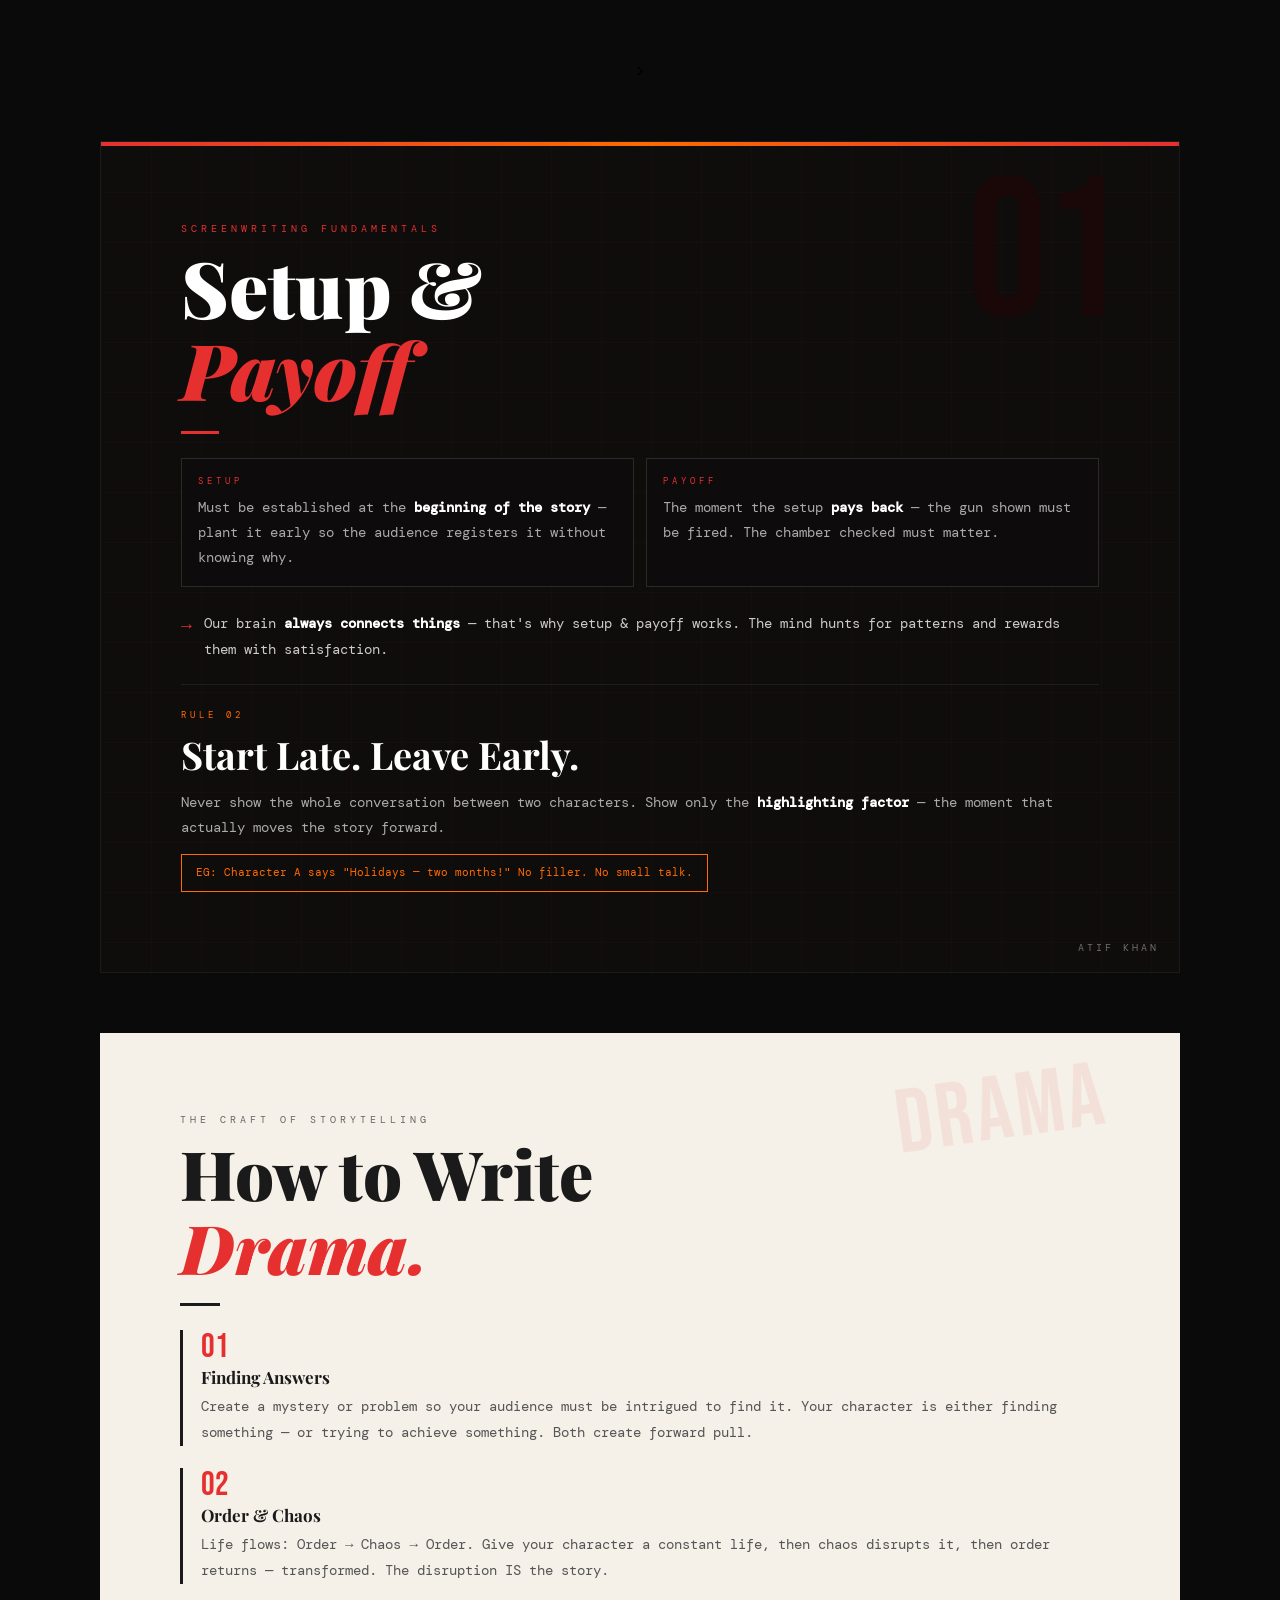
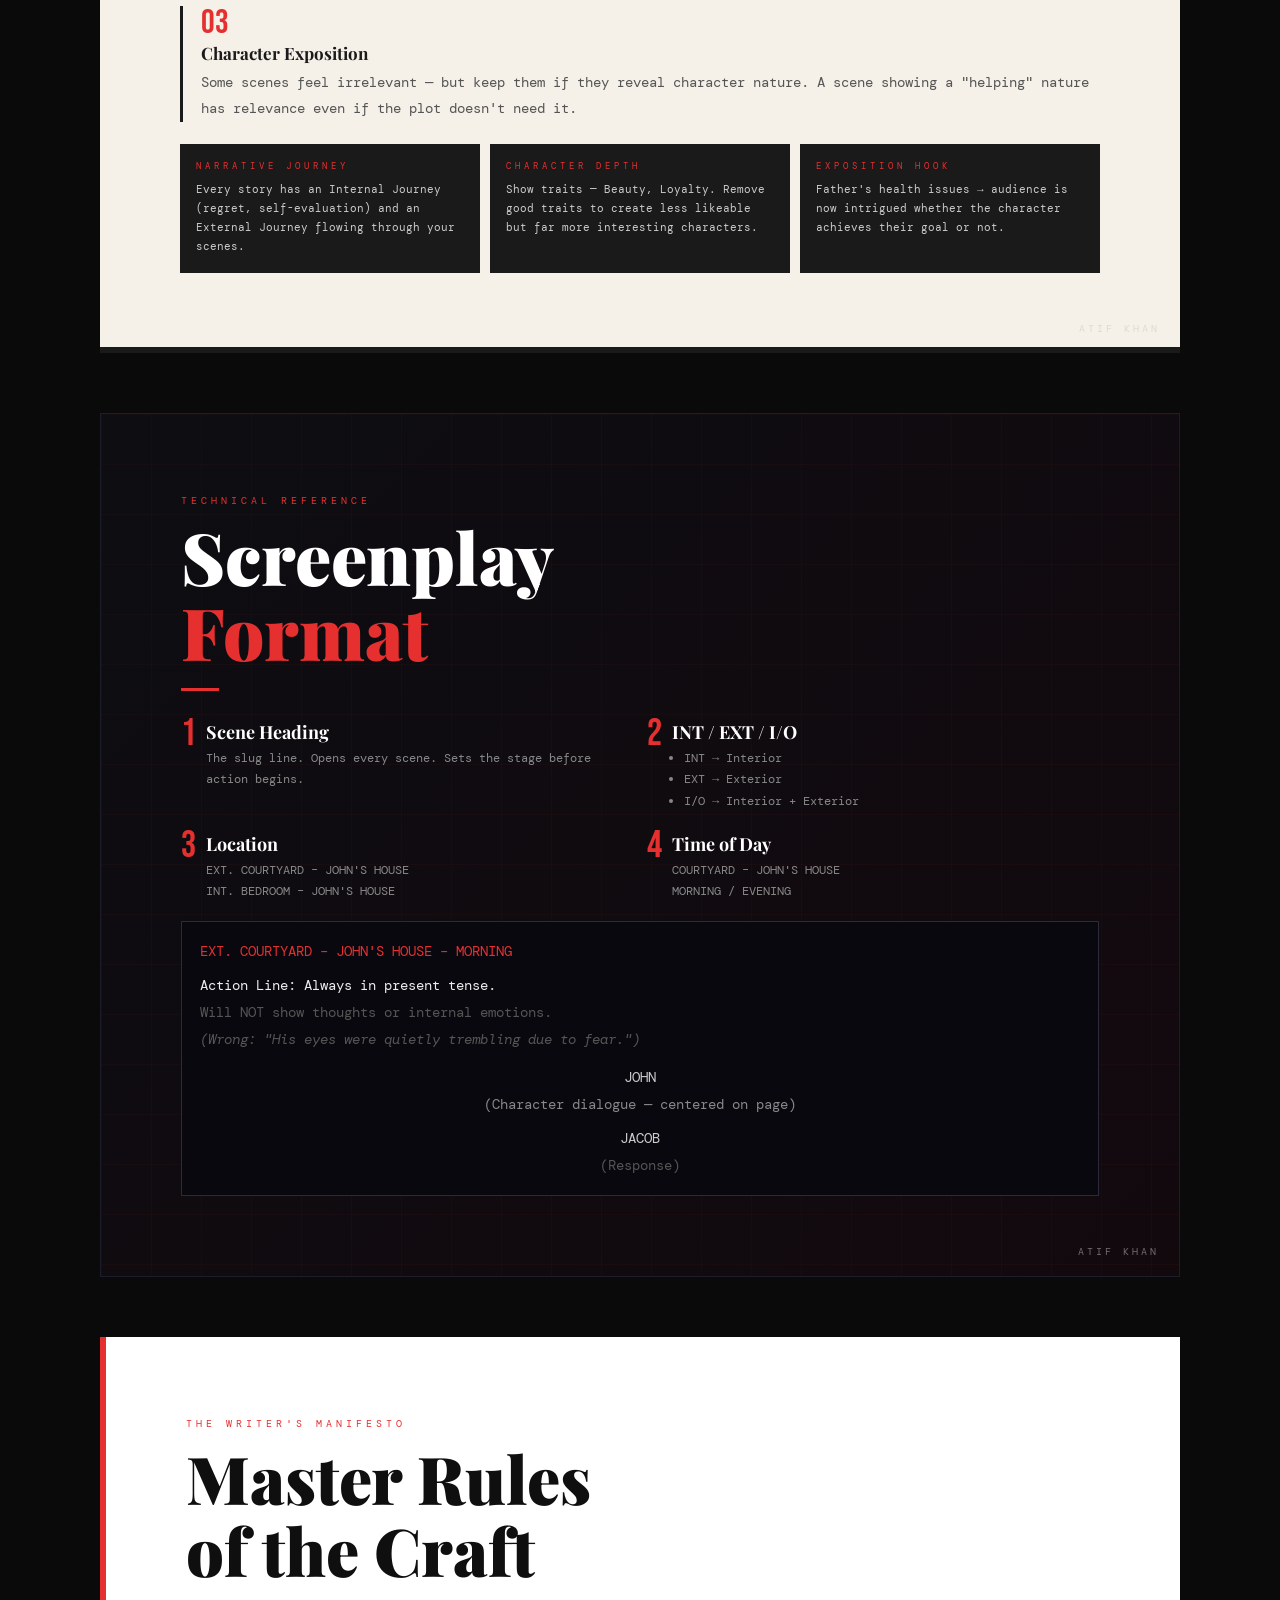
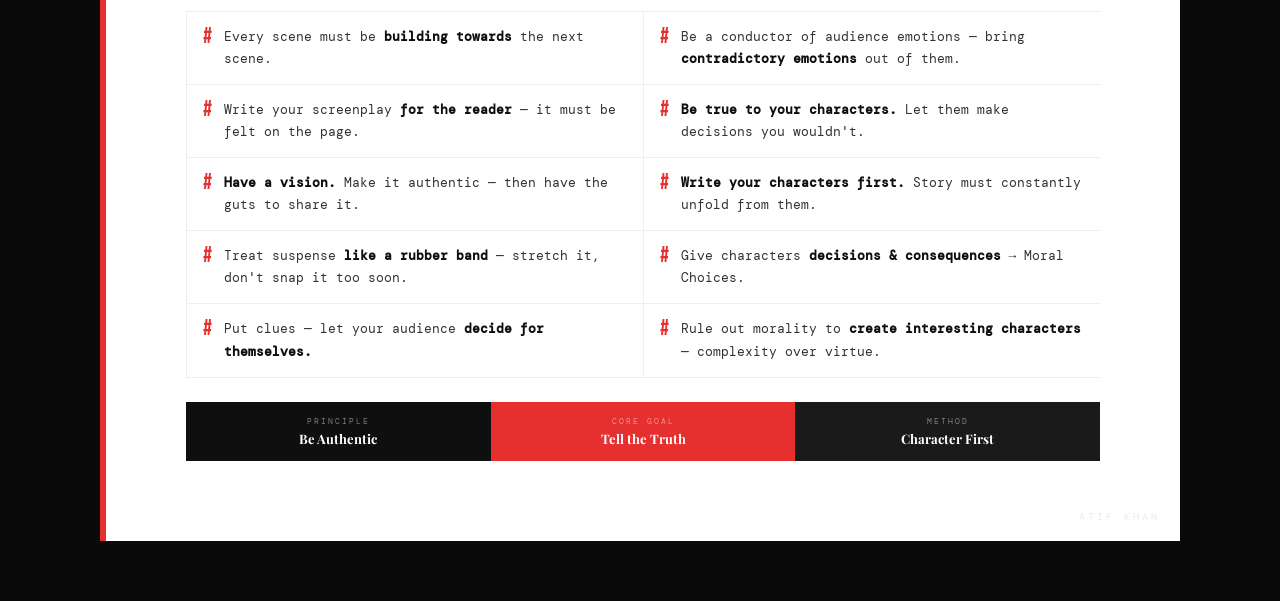
<file: index.html>
<!DOCTYPE html>
<html lang="en">
<head <meta http-equiv="Cache-Control" content="no-cache, no-store, must-revalidate"> >
<meta charset="UTF-8">
<meta name="viewport" content="width=device-width, initial-scale=1.0">
<title>Screenplay Notes — Atif Khan</title>
<link href="https://fonts.googleapis.com/css2?family=Playfair+Display:ital,wght@0,700;0,900;1,700&family=DM+Mono:wght@300;400;500&family=Bebas+Neue&display=swap" rel="stylesheet">
<style>
  :root {
    --red: #e63030;
    --orange: #ff6b00;
    --off-white: #f5f0e8;
    --dark: #0f0c0c;
    --darker: #0a0a0a;
  }
  * { margin: 0; padding: 0; box-sizing: border-box; }
  body {
    background: var(--darker);
    display: flex;
    flex-direction: column;
    align-items: center;
    gap: 32px;
    padding: 24px 16px;
    font-family: 'DM Mono', monospace;
  }
  .card {
    width: 100%;
    max-width: 1080px;
    position: relative;
    overflow: hidden;
    display: flex;
    flex-direction: column;
    justify-content: center;
  }
  .watermark {
    position: absolute;
    bottom: 18px; right: 20px;
    font-family: 'DM Mono', monospace;
    font-size: 10px;
    letter-spacing: 3px;
    text-transform: uppercase;
    opacity: 0.4;
    color: #fff;
  }
  .content { position: relative; z-index: 1; }
  .grid-bg {
    position: absolute; inset: 0;
    background-image:
      linear-gradient(rgba(230,48,48,0.03) 1px, transparent 1px),
      linear-gradient(90deg, rgba(230,48,48,0.03) 1px, transparent 1px);
    background-size: 50px 50px;
    pointer-events: none;
  }

  /* CARD 1 */
  .card1 { background: var(--dark); border: 1px solid #1a1a1a; padding: 36px 22px 40px; }
  .card1::before {
    content: '';
    position: absolute; top: 0; left: 0; right: 0; height: 4px;
    background: linear-gradient(90deg, var(--red), var(--orange), var(--red));
  }
  .card1 .big-num {
    font-family: 'Bebas Neue', sans-serif;
    font-size: 110px; line-height: 1; color: #1a0808;
    position: absolute; top: 14px; right: 14px;
    letter-spacing: -4px; user-select: none; pointer-events: none;
  }
  .label {
    font-family: 'DM Mono', monospace;
    font-size: 10px; letter-spacing: 4px; text-transform: uppercase;
    color: var(--red); margin-bottom: 12px;
  }
  .card1 h1 {
    font-family: 'Playfair Display', serif;
    font-size: 40px; font-weight: 900; color: #fff; line-height: 1.05;
    margin-bottom: 20px;
  }
  .card1 h1 span { color: var(--red); font-style: italic; }
  .divider { width: 38px; height: 3px; background: var(--red); margin-bottom: 24px; }
  .two-col { display: grid; grid-template-columns: 1fr 1fr; gap: 12px; margin-bottom: 24px; }
  .box { border: 1px solid #2a2a2a; padding: 16px; background: #0d0b0b; }
  .box-label {
    font-family: 'DM Mono', monospace;
    font-size: 9px; letter-spacing: 4px; color: var(--red);
    text-transform: uppercase; margin-bottom: 8px;
  }
  .box p { font-family: 'DM Mono', monospace; font-size: 12px; line-height: 1.8; color: #aaa; }
  .box p strong { color: #fff; }
  .rule { border: none; border-top: 1px solid #1e1e1e; margin: 22px 0; }
  .insight { display: flex; align-items: flex-start; gap: 12px; }
  .insight .arrow { font-size: 18px; color: var(--red); margin-top: 2px; flex-shrink: 0; }
  .insight p { font-family: 'DM Mono', monospace; font-size: 12px; line-height: 1.8; color: #ccc; }
  .insight p strong { color: #fff; }
  .sub-rule { margin-top: 24px; }
  .label2 {
    font-family: 'DM Mono', monospace;
    font-size: 9px; letter-spacing: 4px; color: var(--orange);
    text-transform: uppercase; margin-bottom: 8px;
  }
  .sub-rule h2 {
    font-family: 'Playfair Display', serif;
    font-size: 24px; font-weight: 700; color: #fff; margin-bottom: 10px;
  }
  .sub-rule p { font-family: 'DM Mono', monospace; font-size: 12px; line-height: 1.8; color: #aaa; }
  .example-tag {
    display: inline-block; margin-top: 14px;
    padding: 9px 14px; border: 1px solid var(--orange);
    font-family: 'DM Mono', monospace; font-size: 11px; color: var(--orange); line-height: 1.6;
  }

  /* CARD 2 */
  .card2 { background: var(--off-white); padding: 36px 22px 44px; }
  .card2::after {
    content: ''; position: absolute; bottom: 0; left: 0;
    width: 100%; height: 6px; background: #1a1a1a;
  }
  .card2 .stamp {
    position: absolute; top: 24px; right: 16px;
    font-family: 'Bebas Neue', sans-serif; font-size: 56px;
    color: var(--red); opacity: 0.08; letter-spacing: 4px;
    transform: rotate(-8deg); user-select: none;
  }
  .card2 .label { font-size: 10px; letter-spacing: 4px; color: #666; margin-bottom: 10px; }
  .card2 h1 {
    font-family: 'Playfair Display', serif;
    font-size: 38px; font-weight: 900; color: #1a1a1a; line-height: 1.1;
  }
  .card2 h1 em { color: var(--red); }
  .card2 .divider2 { width: 40px; height: 3px; background: #1a1a1a; margin: 18px 0 24px; }
  .method-block { margin-bottom: 22px; padding-left: 18px; border-left: 3px solid #1a1a1a; }
  .method-block .num {
    font-family: 'Bebas Neue', sans-serif; font-size: 34px;
    color: var(--red); line-height: 1; margin-bottom: 2px;
  }
  .method-block h3 {
    font-family: 'Playfair Display', serif; font-size: 17px;
    font-weight: 700; color: #1a1a1a; margin-bottom: 6px;
  }
  .method-block p { font-family: 'DM Mono', monospace; font-size: 12px; line-height: 1.85; color: #555; }
  .three-grid { display: grid; grid-template-columns: 1fr; gap: 10px; margin-top: 18px; }
  .mini-card { background: #1a1a1a; padding: 16px; }
  .mc-label {
    font-family: 'DM Mono', monospace; font-size: 9px; letter-spacing: 4px;
    color: var(--red); text-transform: uppercase; margin-bottom: 8px;
  }
  .mini-card p { font-family: 'DM Mono', monospace; font-size: 11px; line-height: 1.75; color: #ccc; }
  .card2 .watermark { color: rgba(26,26,26,0.25); }

  /* CARD 3 */
  .card3 {
    background: linear-gradient(135deg, #0d0d12 0%, #12090d 100%);
    padding: 36px 22px; border: 1px solid #1c1c2a;
  }
  .card3 .grid-bg {
    position: absolute; inset: 0;
    background-image:
      linear-gradient(rgba(230,48,48,0.04) 1px, transparent 1px),
      linear-gradient(90deg, rgba(230,48,48,0.04) 1px, transparent 1px);
    background-size: 50px 50px;
  }
  .card3 .label { font-size: 10px; letter-spacing: 4px; color: var(--red); text-transform: uppercase; margin-bottom: 12px; }
  .card3 h1 { font-family: 'Playfair Display', serif; font-size: 40px; font-weight: 900; color: #fff; line-height: 1.05; }
  .card3 h1 span { color: var(--red); }
  .card3 .divider { width: 38px; height: 3px; background: var(--red); margin: 18px 0 24px; }
  .format-row { display: grid; grid-template-columns: 1fr 1fr; gap: 14px; margin-bottom: 14px; }
  .format-item { display: flex; gap: 10px; align-items: flex-start; }
  .fi-num { font-family: 'Bebas Neue', sans-serif; font-size: 38px; color: var(--red); line-height: 1; flex-shrink: 0; }
  .fi-body h4 { font-family: 'Playfair Display', serif; font-size: 13px; font-weight: 700; color: #fff; margin-bottom: 4px; margin-top: 5px; }
  .fi-body p, .fi-body ul { font-family: 'DM Mono', monospace; font-size: 11px; line-height: 1.8; color: #888; }
  .fi-body ul { padding-left: 12px; }
  .terminal-box {
    margin-top: 18px; border: 1px solid #2a2a3a; background: #08080e;
    padding: 16px 18px; font-family: 'DM Mono', monospace; font-size: 11px;
    color: #777; line-height: 1.9; word-break: break-word;
  }
  .t-red { color: var(--red); }
  .t-white { color: #eee; }

  /* CARD 4 */
  .card4 { background: #fff; padding: 36px 22px; border-left: 6px solid var(--red); }
  .card4 .label { font-size: 10px; letter-spacing: 4px; color: var(--red); text-transform: uppercase; margin-bottom: 12px; }
  .card4 h1 {
    font-family: 'Playfair Display', serif; font-size: 36px;
    font-weight: 900; color: #0f0f0f; line-height: 1.1; margin-bottom: 24px;
  }
  .rule-list { display: grid; grid-template-columns: 1fr; border-top: 1px solid #eee; border-left: 1px solid #eee; }
  .rule-item {
    display: flex; align-items: flex-start; gap: 12px;
    padding: 14px 16px; border-bottom: 1px solid #eee; border-right: 1px solid #eee;
  }
  .rule-item .hash { font-family: 'Bebas Neue', sans-serif; font-size: 22px; color: var(--red); flex-shrink: 0; line-height: 1; }
  .rule-item p { font-family: 'DM Mono', monospace; font-size: 12px; line-height: 1.7; color: #333; }
  .rule-item p strong { color: #0f0f0f; font-weight: 600; }
  .bottom-bar { margin-top: 24px; display: flex; }
  .bbar-item { flex: 1; padding: 14px 6px; text-align: center; }
  .bbar-item:nth-child(1) { background: #0f0f0f; }
  .bbar-item:nth-child(2) { background: var(--red); }
  .bbar-item:nth-child(3) { background: #1a1a1a; }
  .bi-label { font-family: 'DM Mono', monospace; font-size: 8px; letter-spacing: 2px; color: rgba(255,255,255,0.45); text-transform: uppercase; margin-bottom: 4px; }
  .bi-val { font-family: 'Playfair Display', serif; font-size: 13px; font-weight: 700; color: #fff; }
  .card4 .watermark { color: rgba(15,15,15,0.2); }

  /* TABLET 600px+ */
  @media (min-width: 600px) {
    body { padding: 48px 24px; gap: 48px; }
    .card1, .card2, .card3, .card4 { padding: 56px 48px; }
    .card1 h1 { font-size: 58px; } .card2 h1 { font-size: 52px; }
    .card3 h1 { font-size: 54px; } .card4 h1 { font-size: 50px; }
    .card1 .big-num { font-size: 160px; right: 30px; }
    .card2 .stamp { font-size: 72px; right: 44px; }
    .sub-rule h2 { font-size: 30px; }
    .three-grid { grid-template-columns: 1fr 1fr 1fr; }
    .rule-list { grid-template-columns: 1fr 1fr; }
    .rule-item:nth-child(2n) { border-right: none; }
    .box p, .insight p, .sub-rule p, .method-block p, .terminal-box, .rule-item p { font-size: 13px; }
  }

  /* DESKTOP 900px+ */
  @media (min-width: 900px) {
    body { padding: 60px 20px; gap: 60px; }
    .card1, .card2, .card3, .card4 { padding: 80px; }
    .card1 h1 { font-size: 78px; } .card2 h1 { font-size: 68px; }
    .card3 h1 { font-size: 72px; } .card4 h1 { font-size: 66px; }
    .card1 .big-num { font-size: 200px; right: 60px; }
    .card2 .stamp { font-size: 90px; right: 72px; }
    .sub-rule h2 { font-size: 38px; }
    .box p, .insight p, .sub-rule p, .method-block p, .terminal-box { font-size: 14px; }
    .rule-item p { font-size: 13px; }
    .fi-body h4 { font-size: 18px; } .fi-body p, .fi-body ul { font-size: 12px; }
  }
</style>
</head>
<body>

<!-- CARD 1 -->
<div class="card card1">
  <div class="grid-bg"></div>
  <div class="big-num">01</div>
  <div class="content">
    <div class="label">Screenwriting Fundamentals</div>
    <h1>Setup &amp;<br><span>Payoff</span></h1>
    <div class="divider"></div>
    <div class="two-col">
      <div class="box">
        <div class="box-label">Setup</div>
        <p>Must be established at the <strong>beginning of the story</strong> — plant it early so the audience registers it without knowing why.</p>
      </div>
      <div class="box">
        <div class="box-label">Payoff</div>
        <p>The moment the setup <strong>pays back</strong> — the gun shown must be fired. The chamber checked must matter.</p>
      </div>
    </div>
    <div class="insight">
      <div class="arrow">→</div>
      <p>Our brain <strong>always connects things</strong> — that's why setup &amp; payoff works. The mind hunts for patterns and rewards them with satisfaction.</p>
    </div>
    <hr class="rule">
    <div class="sub-rule">
      <div class="label2">Rule 02</div>
      <h2>Start Late. Leave Early.</h2>
      <p>Never show the whole conversation between two characters. Show only the <strong style="color:#fff">highlighting factor</strong> — the moment that actually moves the story forward.</p>
      <div class="example-tag">EG: Character A says "Holidays — two months!" No filler. No small talk.</div>
    </div>
  </div>
  <div class="watermark">Atif Khan</div>
</div>

<!-- CARD 2 -->
<div class="card card2">
  <div class="stamp">DRAMA</div>
  <div class="content">
    <div class="label">The Craft of Storytelling</div>
    <h1>How to Write<br><em>Drama.</em></h1>
    <div class="divider2"></div>
    <div class="method-block">
      <div class="num">01</div>
      <h3>Finding Answers</h3>
      <p>Create a mystery or problem so your audience must be intrigued to find it. Your character is either finding something — or trying to achieve something. Both create forward pull.</p>
    </div>
    <div class="method-block">
      <div class="num">02</div>
      <h3>Order &amp; Chaos</h3>
      <p>Life flows: Order → Chaos → Order. Give your character a constant life, then chaos disrupts it, then order returns — transformed. The disruption IS the story.</p>
    </div>
    <div class="method-block">
      <div class="num">03</div>
      <h3>Character Exposition</h3>
      <p>Some scenes feel irrelevant — but keep them if they reveal character nature. A scene showing a "helping" nature has relevance even if the plot doesn't need it.</p>
    </div>
    <div class="three-grid">
      <div class="mini-card">
        <div class="mc-label">Narrative Journey</div>
        <p>Every story has an Internal Journey (regret, self-evaluation) and an External Journey flowing through your scenes.</p>
      </div>
      <div class="mini-card">
        <div class="mc-label">Character Depth</div>
        <p>Show traits — Beauty, Loyalty. Remove good traits to create less likeable but far more interesting characters.</p>
      </div>
      <div class="mini-card">
        <div class="mc-label">Exposition Hook</div>
        <p>Father's health issues → audience is now intrigued whether the character achieves their goal or not.</p>
      </div>
    </div>
  </div>
  <div class="watermark">Atif Khan</div>
</div>

<!-- CARD 3 -->
<div class="card card3">
  <div class="grid-bg"></div>
  <div class="content">
    <div class="label">Technical Reference</div>
    <h1>Screenplay<br><span>Format</span></h1>
    <div class="divider"></div>
    <div class="format-row">
      <div class="format-item">
        <div class="fi-num">1</div>
        <div class="fi-body">
          <h4>Scene Heading</h4>
          <p>The slug line. Opens every scene. Sets the stage before action begins.</p>
        </div>
      </div>
      <div class="format-item">
        <div class="fi-num">2</div>
        <div class="fi-body">
          <h4>INT / EXT / I/O</h4>
          <ul>
            <li>INT → Interior</li>
            <li>EXT → Exterior</li>
            <li>I/O → Interior + Exterior</li>
          </ul>
        </div>
      </div>
    </div>
    <div class="format-row">
      <div class="format-item">
        <div class="fi-num">3</div>
        <div class="fi-body">
          <h4>Location</h4>
          <p>EXT. COURTYARD – JOHN'S HOUSE<br>INT. BEDROOM – JOHN'S HOUSE</p>
        </div>
      </div>
      <div class="format-item">
        <div class="fi-num">4</div>
        <div class="fi-body">
          <h4>Time of Day</h4>
          <p>COURTYARD – JOHN'S HOUSE<br>MORNING / EVENING</p>
        </div>
      </div>
    </div>
    <div class="terminal-box">
      <div class="t-red">EXT. COURTYARD – JOHN'S HOUSE – MORNING</div>
      <div class="t-white" style="margin-top:8px">Action Line: Always in present tense.</div>
      <div style="color:#555">Will NOT show thoughts or internal emotions.</div>
      <div style="color:#555;font-style:italic">(Wrong: "His eyes were quietly trembling due to fear.")</div>
      <div style="margin-top:12px;text-align:center;color:#ccc">JOHN</div>
      <div style="text-align:center;color:#888">(Character dialogue — centered on page)</div>
      <div style="margin-top:8px;text-align:center;color:#ccc">JACOB</div>
      <div style="text-align:center;color:#555">(Response)</div>
    </div>
  </div>
  <div class="watermark">Atif Khan</div>
</div>

<!-- CARD 4 -->
<div class="card card4">
  <div class="label">The Writer's Manifesto</div>
  <h1>Master Rules<br>of the Craft</h1>
  <div class="rule-list">
    <div class="rule-item"><div class="hash">#</div><p>Every scene must be <strong>building towards</strong> the next scene.</p></div>
    <div class="rule-item"><div class="hash">#</div><p>Be a conductor of audience emotions — bring <strong>contradictory emotions</strong> out of them.</p></div>
    <div class="rule-item"><div class="hash">#</div><p>Write your screenplay <strong>for the reader</strong> — it must be felt on the page.</p></div>
    <div class="rule-item"><div class="hash">#</div><p><strong>Be true to your characters.</strong> Let them make decisions you wouldn't.</p></div>
    <div class="rule-item"><div class="hash">#</div><p><strong>Have a vision.</strong> Make it authentic — then have the guts to share it.</p></div>
    <div class="rule-item"><div class="hash">#</div><p><strong>Write your characters first.</strong> Story must constantly unfold from them.</p></div>
    <div class="rule-item"><div class="hash">#</div><p>Treat suspense <strong>like a rubber band</strong> — stretch it, don't snap it too soon.</p></div>
    <div class="rule-item"><div class="hash">#</div><p>Give characters <strong>decisions &amp; consequences</strong> → Moral Choices.</p></div>
    <div class="rule-item"><div class="hash">#</div><p>Put clues — let your audience <strong>decide for themselves.</strong></p></div>
    <div class="rule-item"><div class="hash">#</div><p>Rule out morality to <strong>create interesting characters</strong> — complexity over virtue.</p></div>
  </div>
  <div class="bottom-bar">
    <div class="bbar-item"><div class="bi-label">Principle</div><div class="bi-val">Be Authentic</div></div>
    <div class="bbar-item"><div class="bi-label">Core Goal</div><div class="bi-val">Tell the Truth</div></div>
    <div class="bbar-item"><div class="bi-label">Method</div><div class="bi-val">Character First</div></div>
  </div>
  <div class="watermark">Atif Khan</div>
</div>

</body>
</html>
</file>
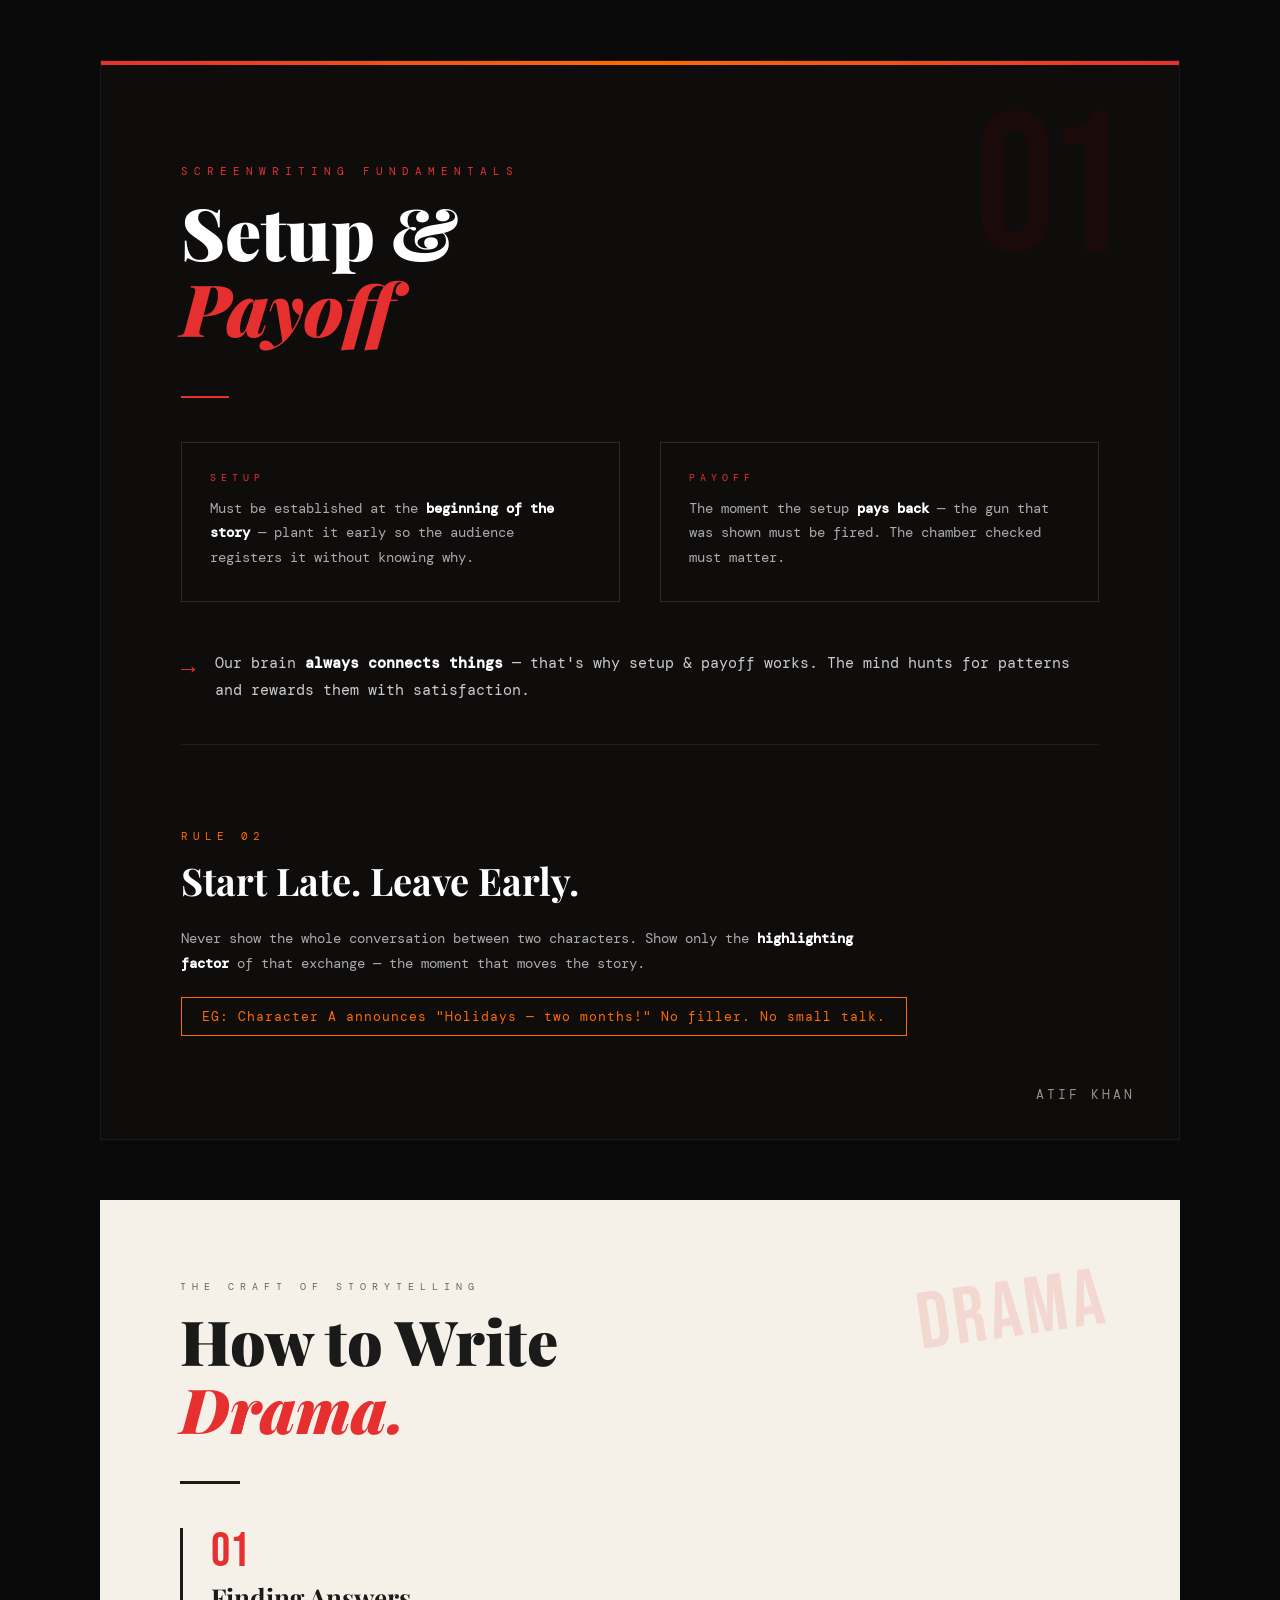
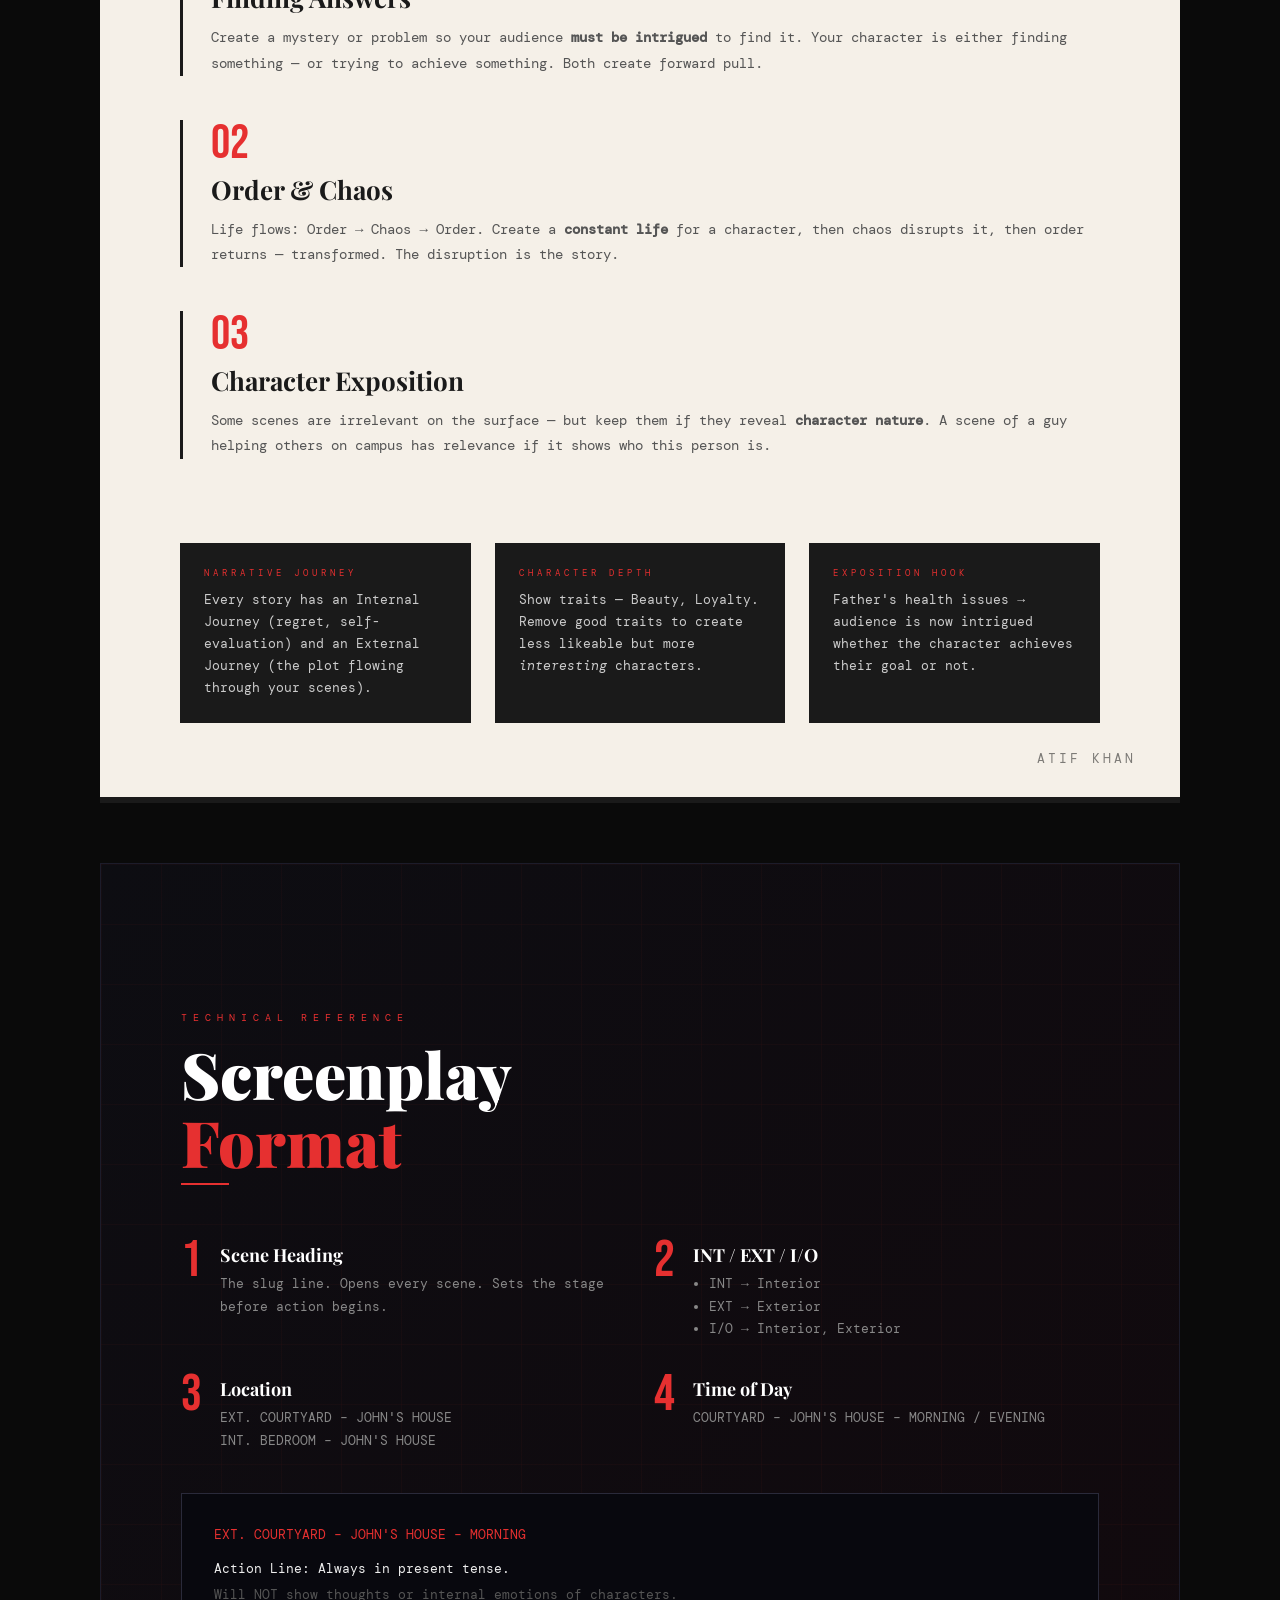
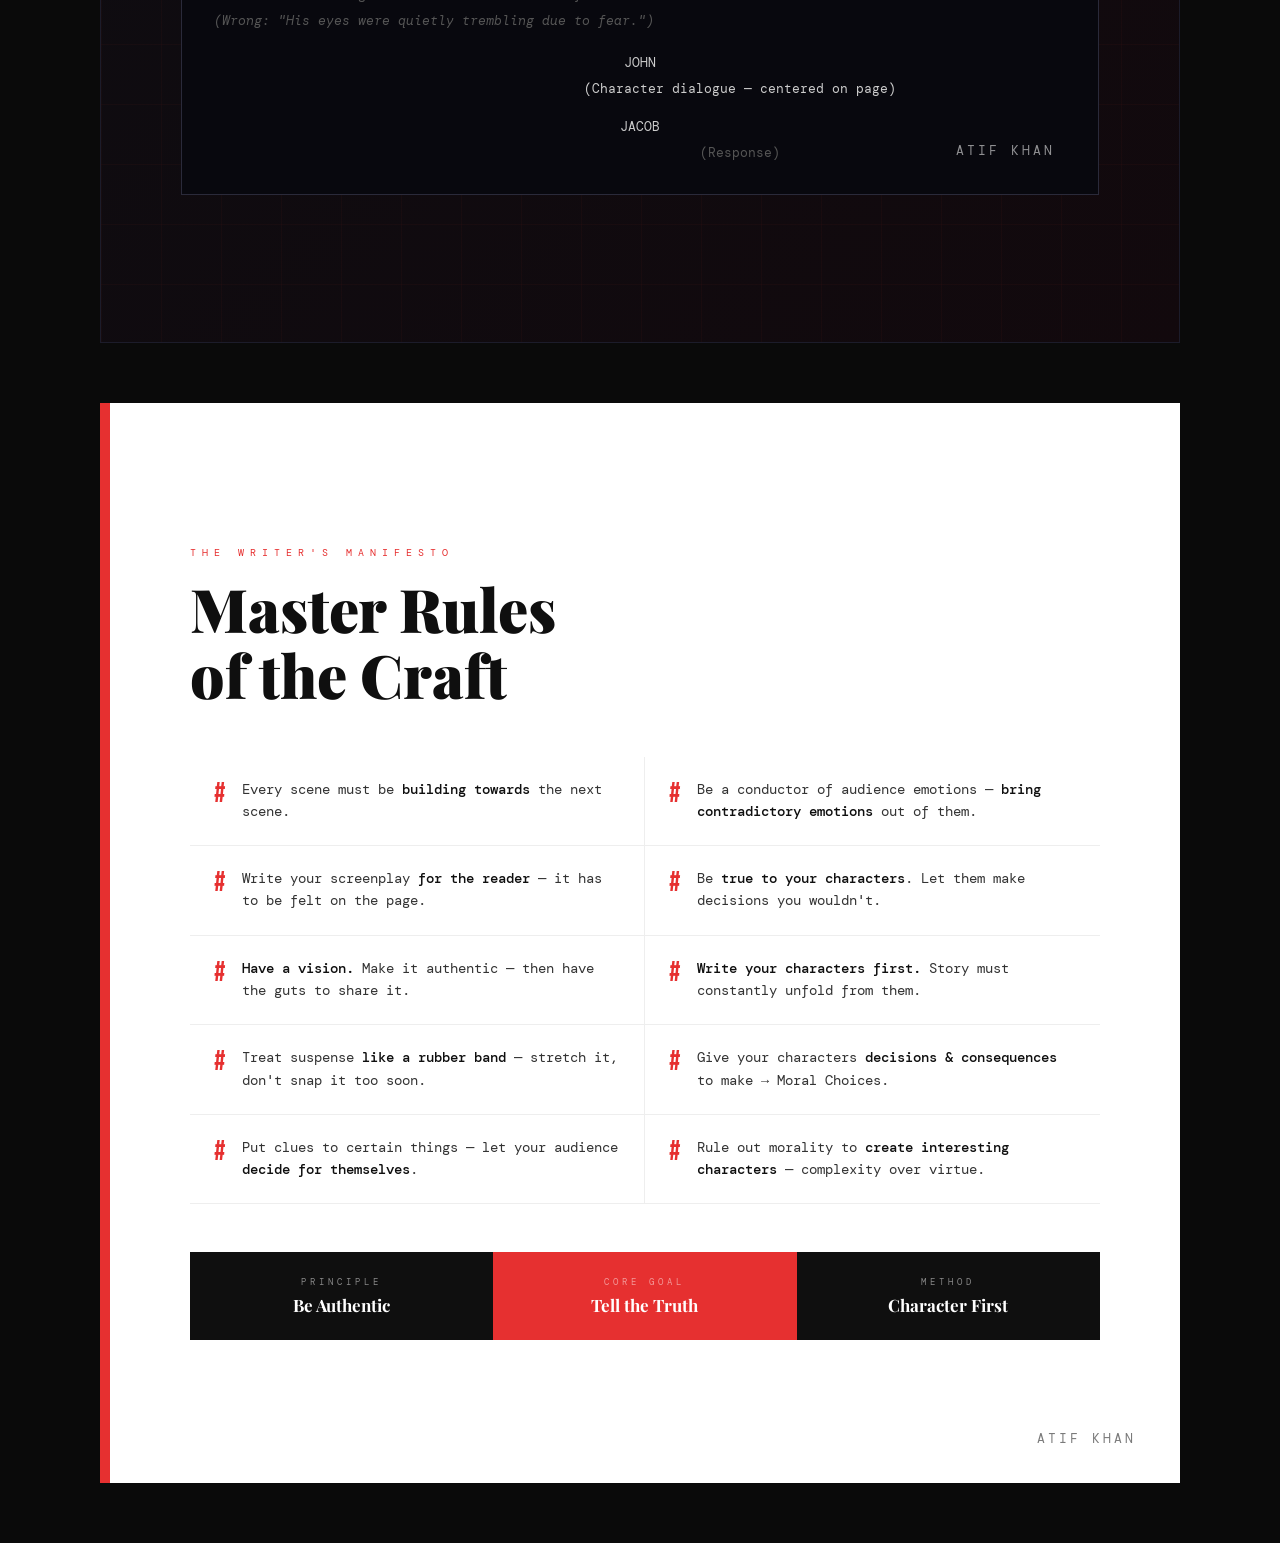
<file: writing_notes/index.html>
<!DOCTYPE html>
<html lang="en">
<head>
<meta charset="UTF-8">
<meta name="viewport" content="width=device-width, initial-scale=1.0">
<title>Screenplay Notes</title>
<link href="https://fonts.googleapis.com/css2?family=Playfair+Display:ital,wght@0,700;0,900;1,700&family=DM+Mono:wght@300;400;500&family=Bebas+Neue&display=swap" rel="stylesheet">
<style>
  * { margin: 0; padding: 0; box-sizing: border-box; }

  body {
    background: #0a0a0a;
    display: flex;
    flex-direction: column;
    align-items: center;
    gap: 60px;
    padding: 60px 20px;
    font-family: 'DM Mono', monospace;
  }

  /* ── CARD BASE ── */
  .card {
    width: 1080px;
    min-height: 1080px;
    position: relative;
    overflow: hidden;
    display: flex;
    flex-direction: column;
    justify-content: center;
  }

  /* ── WATERMARK ── */
  .watermark {
    position: absolute;
    bottom: 36px;
    right: 44px;
    font-family: 'DM Mono', monospace;
    font-size: 13px;
    letter-spacing: 3px;
    text-transform: uppercase;
    opacity: 0.55;
    color: #fff;
  }

  /* ════════════════════════
     CARD 1 — SETUP & PAYOFF
  ════════════════════════ */
  .card1 {
    background: #0f0c0c;
    border: 1px solid #1a1a1a;
    padding: 80px;
  }

  .card1::before {
    content: '';
    position: absolute;
    top: 0; left: 0; right: 0;
    height: 4px;
    background: linear-gradient(90deg, #e63030, #ff6b00, #e63030);
  }

  .card1 .big-num {
    font-family: 'Bebas Neue', sans-serif;
    font-size: 200px;
    line-height: 1;
    color: #1a0a0a;
    position: absolute;
    top: 30px; right: 60px;
    letter-spacing: -8px;
    user-select: none;
  }

  .card1 .label {
    font-family: 'DM Mono', monospace;
    font-size: 11px;
    letter-spacing: 6px;
    text-transform: uppercase;
    color: #e63030;
    margin-bottom: 16px;
  }

  .card1 h1 {
    font-family: 'Playfair Display', serif;
    font-size: 72px;
    font-weight: 900;
    color: #fff;
    line-height: 1.05;
    margin-bottom: 50px;
  }

  .card1 h1 span { color: #e63030; font-style: italic; }

  .divider {
    width: 48px;
    height: 2px;
    background: #e63030;
    margin-bottom: 44px;
  }

  .two-col {
    display: grid;
    grid-template-columns: 1fr 1fr;
    gap: 40px;
    margin-bottom: 48px;
  }

  .box {
    border: 1px solid #2a2a2a;
    padding: 28px 28px 32px;
    position: relative;
  }

  .box .box-label {
    font-size: 10px;
    letter-spacing: 5px;
    text-transform: uppercase;
    color: #e63030;
    margin-bottom: 12px;
  }

  .box p {
    font-size: 14px;
    line-height: 1.75;
    color: #aaa;
  }

  .rule {
    border: none;
    border-top: 1px solid #1e1e1e;
    margin: 40px 0;
  }

  .insight {
    display: flex;
    align-items: flex-start;
    gap: 20px;
  }

  .insight .arrow {
    font-size: 24px;
    color: #e63030;
    margin-top: 2px;
    flex-shrink: 0;
  }

  .insight p {
    font-size: 15px;
    line-height: 1.8;
    color: #ccc;
  }

  .insight p strong { color: #fff; }

  /* sub-rule: start late / leave early */
  .card1 .sub-rule {
    margin-top: 44px;
  }

  .card1 .sub-rule .label2 {
    font-family: 'DM Mono', monospace;
    font-size: 11px;
    letter-spacing: 5px;
    text-transform: uppercase;
    color: #ff6b00;
    margin-bottom: 12px;
  }

  .card1 .sub-rule h2 {
    font-family: 'Playfair Display', serif;
    font-size: 38px;
    font-weight: 700;
    color: #fff;
    margin-bottom: 20px;
  }

  .card1 .sub-rule p {
    font-size: 14px;
    line-height: 1.8;
    color: #aaa;
    max-width: 720px;
  }

  .card1 .example-tag {
    display: inline-block;
    margin-top: 20px;
    padding: 10px 20px;
    border: 1px solid #ff6b00;
    font-size: 13px;
    color: #ff6b00;
    letter-spacing: 1px;
  }

  /* ════════════════════════
     CARD 2 — HOW TO WRITE DRAMA
  ════════════════════════ */
  .card2 {
    background: #f5f0e8;
    padding: 80px;
  }

  .card2::after {
    content: '';
    position: absolute;
    bottom: 0; left: 0;
    width: 100%;
    height: 6px;
    background: #1a1a1a;
  }

  .card2 .stamp {
    position: absolute;
    top: 64px; right: 72px;
    font-family: 'Bebas Neue', sans-serif;
    font-size: 80px;
    color: #e63030;
    opacity: 0.12;
    letter-spacing: 4px;
    transform: rotate(-8deg);
    user-select: none;
  }

  .card2 .label {
    font-family: 'DM Mono', monospace;
    font-size: 10px;
    letter-spacing: 6px;
    text-transform: uppercase;
    color: #666;
    margin-bottom: 14px;
  }

  .card2 h1 {
    font-family: 'Playfair Display', serif;
    font-size: 62px;
    font-weight: 900;
    color: #1a1a1a;
    line-height: 1.1;
    margin-bottom: 10px;
  }

  .card2 h1 em { color: #e63030; }

  .card2 .divider2 {
    width: 60px;
    height: 3px;
    background: #1a1a1a;
    margin: 28px 0 44px;
  }

  .method-block {
    margin-bottom: 44px;
    padding-left: 28px;
    border-left: 3px solid #1a1a1a;
  }

  .method-block .num {
    font-family: 'Bebas Neue', sans-serif;
    font-size: 48px;
    color: #e63030;
    line-height: 1;
    margin-bottom: 4px;
  }

  .method-block h3 {
    font-family: 'Playfair Display', serif;
    font-size: 26px;
    font-weight: 700;
    color: #1a1a1a;
    margin-bottom: 10px;
  }

  .method-block p {
    font-size: 14px;
    line-height: 1.8;
    color: #555;
  }

  .three-grid {
    display: grid;
    grid-template-columns: 1fr 1fr 1fr;
    gap: 24px;
    margin-top: 40px;
  }

  .mini-card {
    background: #1a1a1a;
    padding: 24px;
    color: #fff;
  }

  .mini-card .mc-label {
    font-size: 9px;
    letter-spacing: 4px;
    color: #e63030;
    text-transform: uppercase;
    margin-bottom: 10px;
  }

  .mini-card p {
    font-size: 13px;
    line-height: 1.7;
    color: #ccc;
  }

  .card2 .watermark { color: #1a1a1a; }

  /* ════════════════════════
     CARD 3 — SCREENPLAY FORMAT
  ════════════════════════ */
  .card3 {
    background: linear-gradient(135deg, #0d0d12 0%, #12090d 100%);
    padding: 80px;
    border: 1px solid #1c1c2a;
  }

  .card3 .grid-bg {
    position: absolute;
    inset: 0;
    background-image:
      linear-gradient(rgba(230,48,48,0.04) 1px, transparent 1px),
      linear-gradient(90deg, rgba(230,48,48,0.04) 1px, transparent 1px);
    background-size: 60px 60px;
  }

  .card3 .content { position: relative; z-index: 1; }

  .card3 .label {
    font-size: 10px;
    letter-spacing: 6px;
    color: #e63030;
    text-transform: uppercase;
    margin-bottom: 16px;
  }

  .card3 h1 {
    font-family: 'Playfair Display', serif;
    font-size: 64px;
    font-weight: 900;
    color: #fff;
    line-height: 1.05;
    margin-bottom: 8px;
  }

  .card3 h1 span { color: #e63030; }

  .card3 .divider { margin-bottom: 50px; }

  .format-row {
    display: grid;
    grid-template-columns: 1fr 1fr;
    gap: 28px;
    margin-bottom: 28px;
  }

  .format-item {
    display: flex;
    gap: 18px;
    align-items: flex-start;
  }

  .fi-num {
    font-family: 'Bebas Neue', sans-serif;
    font-size: 52px;
    color: #e63030;
    line-height: 1;
    flex-shrink: 0;
  }

  .fi-body h4 {
    font-family: 'Playfair Display', serif;
    font-size: 18px;
    font-weight: 700;
    color: #fff;
    margin-bottom: 6px;
    margin-top: 8px;
  }

  .fi-body p, .fi-body ul {
    font-size: 13px;
    line-height: 1.75;
    color: #888;
  }

  .fi-body ul { padding-left: 16px; }

  .terminal-box {
    margin-top: 40px;
    border: 1px solid #2a2a3a;
    background: #08080e;
    padding: 28px 32px;
    font-family: 'DM Mono', monospace;
    font-size: 13px;
    color: #888;
    line-height: 2;
  }

  .terminal-box .t-red { color: #e63030; }
  .terminal-box .t-white { color: #eee; }
  .terminal-box .t-center { text-align: center; color: #ccc; }
  .terminal-box .t-indent { padding-left: 120px; }

  /* ════════════════════════
     CARD 4 — MASTER RULES
  ════════════════════════ */
  .card4 {
    background: #fff;
    padding: 80px;
    border-left: 10px solid #e63030;
  }

  .card4 .label {
    font-size: 10px;
    letter-spacing: 6px;
    color: #e63030;
    text-transform: uppercase;
    margin-bottom: 16px;
  }

  .card4 h1 {
    font-family: 'Playfair Display', serif;
    font-size: 60px;
    font-weight: 900;
    color: #0f0f0f;
    line-height: 1.1;
    margin-bottom: 50px;
  }

  .rule-list {
    display: grid;
    grid-template-columns: 1fr 1fr;
    gap: 0;
  }

  .rule-item {
    display: flex;
    align-items: flex-start;
    gap: 16px;
    padding: 22px 24px;
    border-bottom: 1px solid #eee;
    border-right: 1px solid #eee;
  }

  .rule-item:nth-child(2n) { border-right: none; }

  .rule-item .hash {
    font-family: 'Bebas Neue', sans-serif;
    font-size: 28px;
    color: #e63030;
    flex-shrink: 0;
    margin-top: -2px;
  }

  .rule-item p {
    font-size: 13.5px;
    line-height: 1.65;
    color: #333;
  }

  .rule-item p strong { color: #0f0f0f; font-weight: 500; }

  .card4 .bottom-bar {
    margin-top: 48px;
    display: flex;
    gap: 0;
  }

  .bbar-item {
    flex: 1;
    background: #0f0f0f;
    padding: 24px;
    text-align: center;
  }

  .bbar-item:nth-child(2) { background: #e63030; }

  .bbar-item .bi-label {
    font-size: 9px;
    letter-spacing: 4px;
    color: rgba(255,255,255,0.5);
    text-transform: uppercase;
    margin-bottom: 6px;
  }

  .bbar-item .bi-val {
    font-family: 'Playfair Display', serif;
    font-size: 17px;
    font-weight: 700;
    color: #fff;
  }

  .card4 .watermark { color: #0f0f0f; }
</style>
</head>
<body>

<!-- ═══════════════════════════════════ -->
<!-- CARD 1: SETUP & PAYOFF             -->
<!-- ═══════════════════════════════════ -->
<div class="card card1" id="card1">
  <div class="big-num">01</div>
  <div class="label">Screenwriting Fundamentals</div>
  <h1>Setup &amp;<br><span>Pay&shy;off</span></h1>
  <div class="divider"></div>
  <div class="two-col">
    <div class="box">
      <div class="box-label">Setup</div>
      <p>Must be established at the <strong style="color:#fff">beginning of the story</strong> — plant it early so the audience registers it without knowing why.</p>
    </div>
    <div class="box">
      <div class="box-label">Payoff</div>
      <p>The moment the setup <strong style="color:#fff">pays back</strong> — the gun that was shown must be fired. The chamber checked must matter.</p>
    </div>
  </div>
  <div class="insight">
    <div class="arrow">→</div>
    <p>Our brain <strong>always connects things</strong> — that's why setup &amp; payoff works. The mind hunts for patterns and rewards them with satisfaction.</p>
  </div>
  <hr class="rule">
  <div class="sub-rule">
    <div class="label2">Rule 02</div>
    <h2>Start Late. Leave Early.</h2>
    <p>Never show the whole conversation between two characters. Show only the <strong style="color:#fff">highlighting factor</strong> of that exchange — the moment that moves the story.</p>
    <div class="example-tag">EG: Character A announces "Holidays — two months!" No filler. No small talk.</div>
  </div>
  <div class="watermark">Atif Khan</div>
</div>

<!-- ═══════════════════════════════════ -->
<!-- CARD 2: HOW TO WRITE DRAMA         -->
<!-- ═══════════════════════════════════ -->
<div class="card card2" id="card2">
  <div class="stamp">DRAMA</div>
  <div class="label">The Craft of Storytelling</div>
  <h1>How to Write<br><em>Drama.</em></h1>
  <div class="divider2"></div>

  <div class="method-block">
    <div class="num">01</div>
    <h3>Finding Answers</h3>
    <p>Create a mystery or problem so your audience <strong>must be intrigued</strong> to find it. Your character is either finding something — or trying to achieve something. Both create forward pull.</p>
  </div>

  <div class="method-block">
    <div class="num">02</div>
    <h3>Order &amp; Chaos</h3>
    <p>Life flows: Order → Chaos → Order. Create a <strong>constant life</strong> for a character, then chaos disrupts it, then order returns — transformed. The disruption is the story.</p>
  </div>

  <div class="method-block">
    <div class="num">03</div>
    <h3>Character Exposition</h3>
    <p>Some scenes are irrelevant on the surface — but keep them if they reveal <strong>character nature</strong>. A scene of a guy helping others on campus has relevance if it shows who this person is.</p>
  </div>

  <div class="three-grid">
    <div class="mini-card">
      <div class="mc-label">Narrative Journey</div>
      <p>Every story has an Internal Journey (regret, self-evaluation) and an External Journey (the plot flowing through your scenes).</p>
    </div>
    <div class="mini-card">
      <div class="mc-label">Character Depth</div>
      <p>Show traits — Beauty, Loyalty. Remove good traits to create less likeable but more <em>interesting</em> characters.</p>
    </div>
    <div class="mini-card">
      <div class="mc-label">Exposition Hook</div>
      <p>Father's health issues → audience is now intrigued whether the character achieves their goal or not.</p>
    </div>
  </div>
  <div class="watermark" style="color:#1a1a1a">Atif Khan</div>
</div>

<!-- ═══════════════════════════════════ -->
<!-- CARD 3: SCREENPLAY FORMAT          -->
<!-- ═══════════════════════════════════ -->
<div class="card card3" id="card3">
  <div class="grid-bg"></div>
  <div class="content">
    <div class="label">Technical Reference</div>
    <h1>Screenplay<br><span>Format</span></h1>
    <div class="divider"></div>

    <div class="format-row">
      <div class="format-item">
        <div class="fi-num">1</div>
        <div class="fi-body">
          <h4>Scene Heading</h4>
          <p>The slug line. Opens every scene. Sets the stage before action begins.</p>
        </div>
      </div>
      <div class="format-item">
        <div class="fi-num">2</div>
        <div class="fi-body">
          <h4>INT / EXT / I/O</h4>
          <ul>
            <li>INT → Interior</li>
            <li>EXT → Exterior</li>
            <li>I/O → Interior, Exterior</li>
          </ul>
        </div>
      </div>
    </div>

    <div class="format-row">
      <div class="format-item">
        <div class="fi-num">3</div>
        <div class="fi-body">
          <h4>Location</h4>
          <p>EXT. COURTYARD – JOHN'S HOUSE<br>INT. BEDROOM – JOHN'S HOUSE</p>
        </div>
      </div>
      <div class="format-item">
        <div class="fi-num">4</div>
        <div class="fi-body">
          <h4>Time of Day</h4>
          <p>COURTYARD – JOHN'S HOUSE – MORNING / EVENING</p>
        </div>
      </div>
    </div>

    <div class="terminal-box">
      <div class="t-red">EXT. COURTYARD – JOHN'S HOUSE – MORNING</div>
      <div class="t-white" style="margin-top:8px">Action Line: Always in present tense.</div>
      <div style="color:#555">Will NOT show thoughts or internal emotions of characters.</div>
      <div style="color:#555; font-style:italic">(Wrong: "His eyes were quietly trembling due to fear.")</div>
      <div style="margin-top:16px" class="t-center">JOHN</div>
      <div class="t-center t-indent" style="color:#ccc; padding-left:200px">(Character dialogue — centered on page)</div>
      <div style="margin-top:12px" class="t-center">JACOB</div>
      <div class="t-center" style="color:#555; padding-left:200px">(Response)</div>
    </div>
    <div class="watermark">Atif Khan</div>
  </div>
</div>

<!-- ═══════════════════════════════════ -->
<!-- CARD 4: MASTER RULES               -->
<!-- ═══════════════════════════════════ -->
<div class="card card4" id="card4">
  <div class="label">The Writer's Manifesto</div>
  <h1>Master Rules<br>of the Craft</h1>

  <div class="rule-list">
    <div class="rule-item">
      <div class="hash">#</div>
      <p>Every scene must be <strong>building towards</strong> the next scene.</p>
    </div>
    <div class="rule-item">
      <div class="hash">#</div>
      <p>Be a conductor of audience emotions — <strong>bring contradictory emotions</strong> out of them.</p>
    </div>
    <div class="rule-item">
      <div class="hash">#</div>
      <p>Write your screenplay <strong>for the reader</strong> — it has to be felt on the page.</p>
    </div>
    <div class="rule-item">
      <div class="hash">#</div>
      <p>Be <strong>true to your characters</strong>. Let them make decisions you wouldn't.</p>
    </div>
    <div class="rule-item">
      <div class="hash">#</div>
      <p><strong>Have a vision.</strong> Make it authentic — then have the guts to share it.</p>
    </div>
    <div class="rule-item">
      <div class="hash">#</div>
      <p><strong>Write your characters first.</strong> Story must constantly unfold from them.</p>
    </div>
    <div class="rule-item">
      <div class="hash">#</div>
      <p>Treat suspense <strong>like a rubber band</strong> — stretch it, don't snap it too soon.</p>
    </div>
    <div class="rule-item">
      <div class="hash">#</div>
      <p>Give your characters <strong>decisions &amp; consequences</strong> to make → Moral Choices.</p>
    </div>
    <div class="rule-item">
      <div class="hash">#</div>
      <p>Put clues to certain things — let your audience <strong>decide for themselves</strong>.</p>
    </div>
    <div class="rule-item">
      <div class="hash">#</div>
      <p>Rule out morality to <strong>create interesting characters</strong> — complexity over virtue.</p>
    </div>
  </div>

  <div class="bottom-bar">
    <div class="bbar-item">
      <div class="bi-label">Principle</div>
      <div class="bi-val">Be Authentic</div>
    </div>
    <div class="bbar-item">
      <div class="bi-label">Core Goal</div>
      <div class="bi-val">Tell the Truth</div>
    </div>
    <div class="bbar-item">
      <div class="bi-label">Method</div>
      <div class="bi-val">Character First</div>
    </div>
  </div>

  <div class="watermark" style="color:#0f0f0f">Atif Khan</div>
</div>

</body>
</html>
</file>
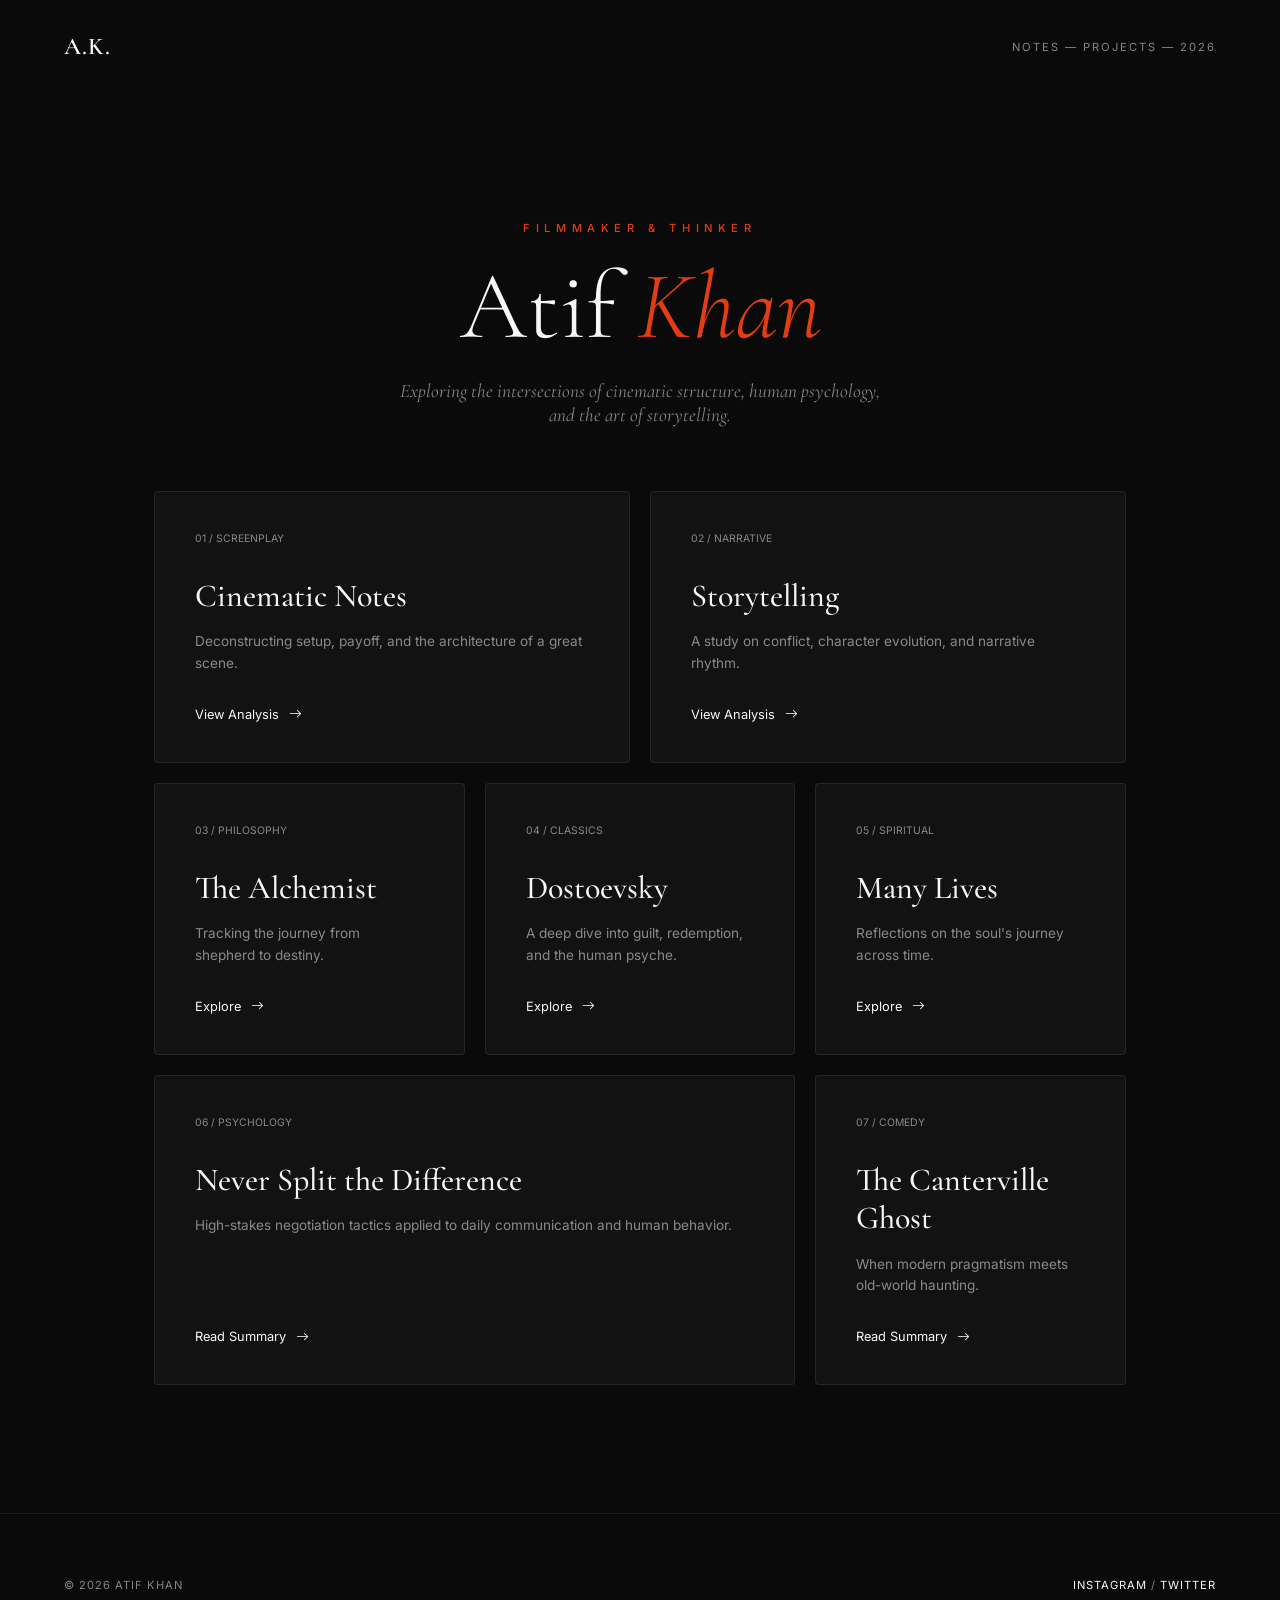
<file: homepage.html>
<!DOCTYPE html>
<html lang="en">
<head>
    <meta charset="UTF-8">
    <meta name="viewport" content="width=device-width, initial-scale=1.0">
    <title>Atif Khan — Creative Portfolio</title>
    
    <link href="https://fonts.googleapis.com/css2?family=Cormorant+Garamond:ital,wght@0,300;0,600;1,300&family=Inter:wght@300;400;500&family=Playfair+Display:wght@700&display=swap" rel="stylesheet"/>
    <link href="https://cdn.jsdelivr.net/npm/bootstrap-icons@1.11.3/font/bootstrap-icons.css" rel="stylesheet"/>

    <style>
        :root {
            --red: #E43D12;
            --gold: #D4AF37;
            --bg: #0A0A0A;
            --surface: #121212;
            --border: rgba(255, 255, 255, 0.08);
            --white: #F8F8F8;
            --muted: rgba(255, 255, 255, 0.5);
            --transition: all 0.4s cubic-bezier(0.16, 1, 0.3, 1);
        }

        * { margin: 0; padding: 0; box-sizing: border-box; }

        body {
            background: var(--bg);
            color: var(--white);
            font-family: 'Inter', sans-serif;
            -webkit-font-smoothing: antialiased;
            overflow-x: hidden;
        }

        /* Film Grain Effect */
        body::before {
            content: "";
            position: fixed;
            top: 0; left: 0; width: 100%; height: 100%;
            background: url('https://www.transparenttextures.com/patterns/carbon-fibre.png');
            opacity: 0.03;
            pointer-events: none;
            z-index: 9999;
        }

        /* NAVIGATION */
        nav {
            padding: 2rem 5%;
            display: flex;
            justify-content: space-between;
            align-items: center;
            position: sticky;
            top: 0;
            background: rgba(10, 10, 10, 0.8);
            backdrop-filter: blur(10px);
            z-index: 1000;
        }

        .nav-logo {
            font-family: 'Cormorant Garamond', serif;
            font-size: 1.5rem;
            font-weight: 600;
            letter-spacing: 1px;
        }

        .nav-links {
            font-size: 0.7rem;
            text-transform: uppercase;
            letter-spacing: 2px;
            color: var(--muted);
        }

        /* HEADER */
        header {
            text-align: center;
            padding: 8rem 1.5rem 4rem;
            max-width: 900px;
            margin: 0 auto;
        }

        .handle {
            font-size: 0.7rem;
            letter-spacing: 0.5em;
            color: var(--red);
            text-transform: uppercase;
            margin-bottom: 1.5rem;
            font-weight: 500;
        }

        h1 {
            font-family: 'Cormorant Garamond', serif;
            font-size: clamp(3.5rem, 10vw, 6rem);
            font-weight: 300;
            line-height: 1;
            margin-bottom: 1.5rem;
        }

        h1 em { 
            color: var(--red); 
            font-style: italic; 
        }

        .bio {
            font-family: 'Cormorant Garamond', serif;
            font-size: 1.2rem;
            color: var(--muted);
            max-width: 500px;
            margin: 0 auto;
            font-style: italic;
        }

        /* BENTO GRID */
        .container {
            max-width: 1100px;
            margin: 0 auto;
            padding: 0 5% 8rem;
        }

        .grid {
            display: grid;
            grid-template-columns: repeat(12, 1fr);
            gap: 20px;
        }

        .card {
            background: var(--surface);
            border: 1px solid var(--border);
            padding: 2.5rem;
            text-decoration: none;
            color: inherit;
            display: flex;
            flex-direction: column;
            justify-content: space-between;
            position: relative;
            transition: var(--transition);
            overflow: hidden;
            border-radius: 4px;
        }

        .card:hover {
            border-color: rgba(255,255,255,0.2);
            transform: translateY(-5px);
            box-shadow: 0 20px 40px rgba(0,0,0,0.4);
        }

        .card-num {
            font-size: 0.65rem;
            color: var(--muted);
            margin-bottom: 2rem;
            display: block;
        }

        .card h2 {
            font-family: 'Cormorant Garamond', serif;
            font-size: 2rem;
            font-weight: 500;
            line-height: 1.2;
            margin-bottom: 1rem;
        }

        .desc {
            font-size: 0.85rem;
            color: var(--muted);
            line-height: 1.6;
            margin-bottom: 2rem;
        }

        .card-arrow {
            font-size: 0.8rem;
            display: flex;
            align-items: center;
            gap: 10px;
            transition: var(--transition);
        }

        .card:hover .card-arrow {
            color: var(--red);
            gap: 15px;
        }

        /* GRID SIZES */
        .col-6 { grid-column: span 6; }
        .col-4 { grid-column: span 4; }
        .col-8 { grid-column: span 8; }
        .col-12 { grid-column: span 12; }

        /* THEME ACCENTS */
        .accent-red:hover { border-top: 3px solid var(--red); }
        .accent-gold:hover { border-top: 3px solid var(--gold); }
        .accent-pink:hover { border-top: 3px solid #D6536D; }

        /* FOOTER */
        footer {
            padding: 4rem 5%;
            border-top: 1px solid var(--border);
            display: flex;
            justify-content: space-between;
            align-items: center;
            font-size: 0.7rem;
            color: var(--muted);
            letter-spacing: 1px;
        }

        .social-link {
            color: var(--white);
            text-decoration: none;
            border-bottom: 1px solid transparent;
            transition: var(--transition);
        }

        .social-link:hover {
            border-color: var(--red);
            color: var(--red);
        }

        @media(max-width: 900px) {
            .col-4, .col-6, .col-8 { grid-column: span 12; }
            h1 { font-size: 4rem; }
        }
    </style>
</head>

<body>

    <nav>
        <div class="nav-logo">A.K.</div>
        <div class="nav-links">Notes — Projects — 2026</div>
    </nav>

    <header>
        <p class="handle">FILMMAKER & THINKER</p>
        <h1>Atif <em>Khan</em></h1>
        <p class="bio">Exploring the intersections of cinematic structure, human psychology, and the art of storytelling.</p>
    </header>

    <div class="container">
        <div class="grid">
            
            <a href="index.html" class="card col-6 accent-red">
                <div>
                    <span class="card-num">01 / SCREENPLAY</span>
                    <h2>Cinematic Notes</h2>
                    <p class="desc">Deconstructing setup, payoff, and the architecture of a great scene.</p>
                </div>
                <div class="card-arrow">View Analysis <i class="bi bi-arrow-right"></i></div>
            </a>

            <a href="storytelling-notes.html" class="card col-6 accent-gold">
                <div>
                    <span class="card-num">02 / NARRATIVE</span>
                    <h2>Storytelling</h2>
                    <p class="desc">A study on conflict, character evolution, and narrative rhythm.</p>
                </div>
                <div class="card-arrow">View Analysis <i class="bi bi-arrow-right"></i></div>
            </a>

            <a href="the_alchemist.html" class="card col-4 accent-gold">
                <div>
                    <span class="card-num">03 / PHILOSOPHY</span>
                    <h2>The Alchemist</h2>
                    <p class="desc">Tracking the journey from shepherd to destiny.</p>
                </div>
                <div class="card-arrow">Explore <i class="bi bi-arrow-right"></i></div>
            </a>

            <a href="crime_and_punishment.html" class="card col-4 accent-pink">
                <div>
                    <span class="card-num">04 / CLASSICS</span>
                    <h2>Dostoevsky</h2>
                    <p class="desc">A deep dive into guilt, redemption, and the human psyche.</p>
                </div>
                <div class="card-arrow">Explore <i class="bi bi-arrow-right"></i></div>
            </a>

            <a href="souls_never_die.html" class="card col-4 accent-red">
                <div>
                    <span class="card-num">05 / SPIRITUAL</span>
                    <h2>Many Lives</h2>
                    <p class="desc">Reflections on the soul's journey across time.</p>
                </div>
                <div class="card-arrow">Explore <i class="bi bi-arrow-right"></i></div>
            </a>

            <a href="never-split.html" class="card col-8 accent-gold">
                <div>
                    <span class="card-num">06 / PSYCHOLOGY</span>
                    <h2>Never Split the Difference</h2>
                    <p class="desc">High-stakes negotiation tactics applied to daily communication and human behavior.</p>
                </div>
                <div class="card-arrow">Read Summary <i class="bi bi-arrow-right"></i></div>
            </a>

            <a href="canterville-ghost.html" class="card col-4">
                <div>
                    <span class="card-num">07 / COMEDY</span>
                    <h2>The Canterville Ghost</h2>
                    <p class="desc">When modern pragmatism meets old-world haunting.</p>
                </div>
                <div class="card-arrow">Read Summary <i class="bi bi-arrow-right"></i></div>
            </a>

        </div>
    </div>

    <footer>
        <p>&copy; 2026 ATIF KHAN</p>
        <div>
            <a href="#" class="social-link">INSTAGRAM</a> / 
            <a href="#" class="social-link">TWITTER</a>
        </div>
    </footer>

</body>
</html>
</file>
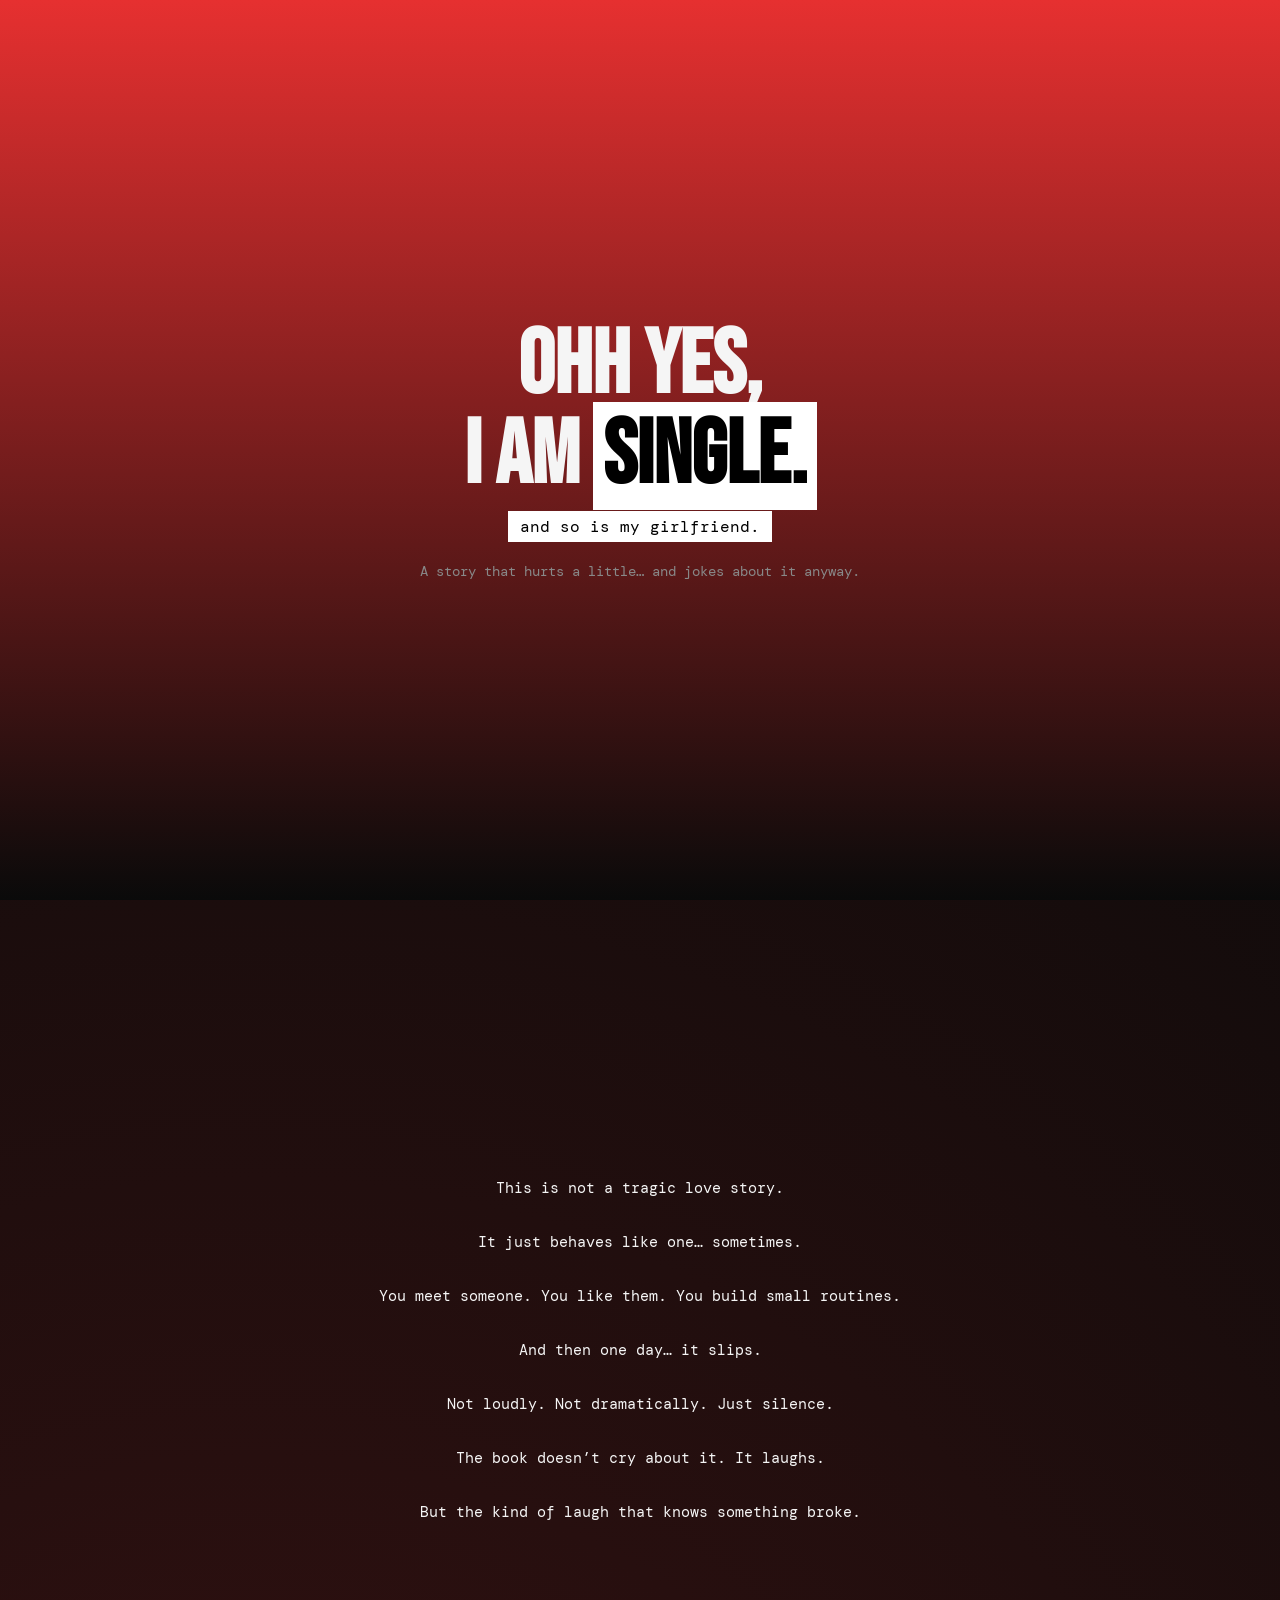
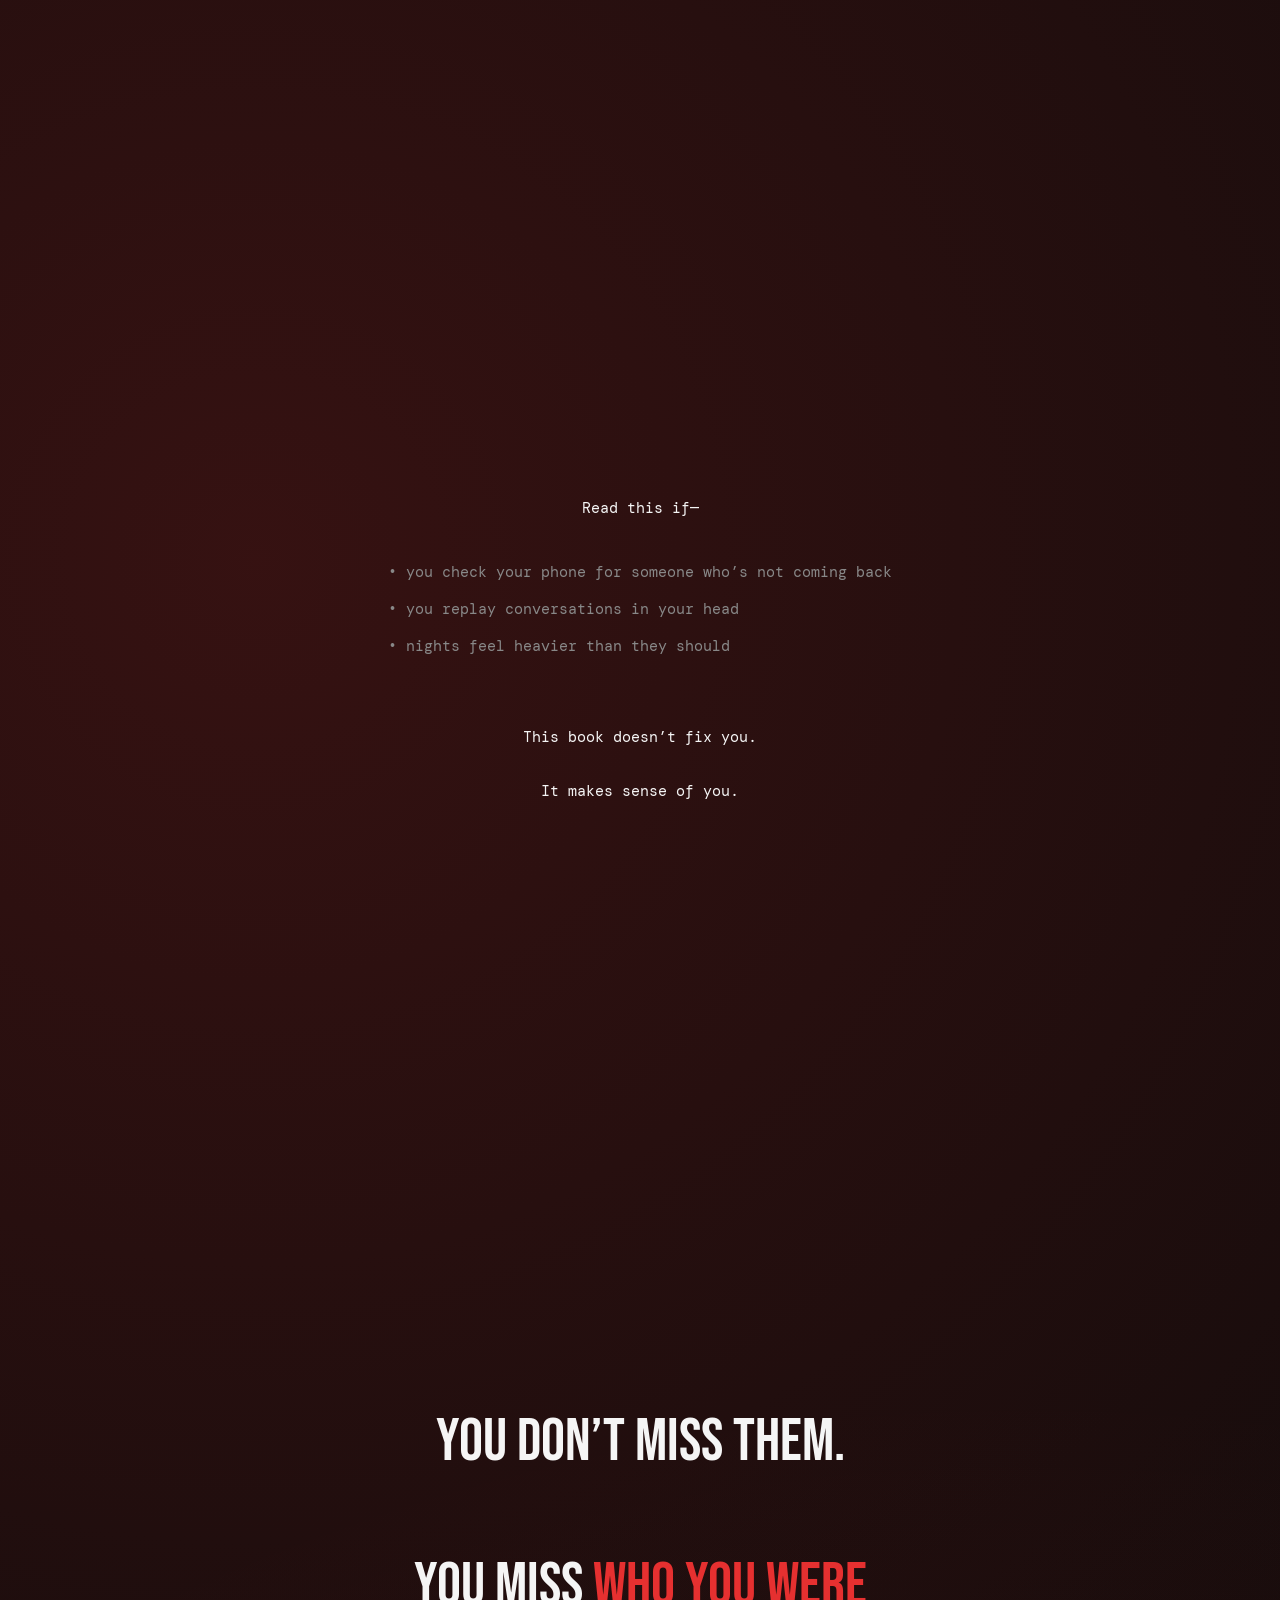
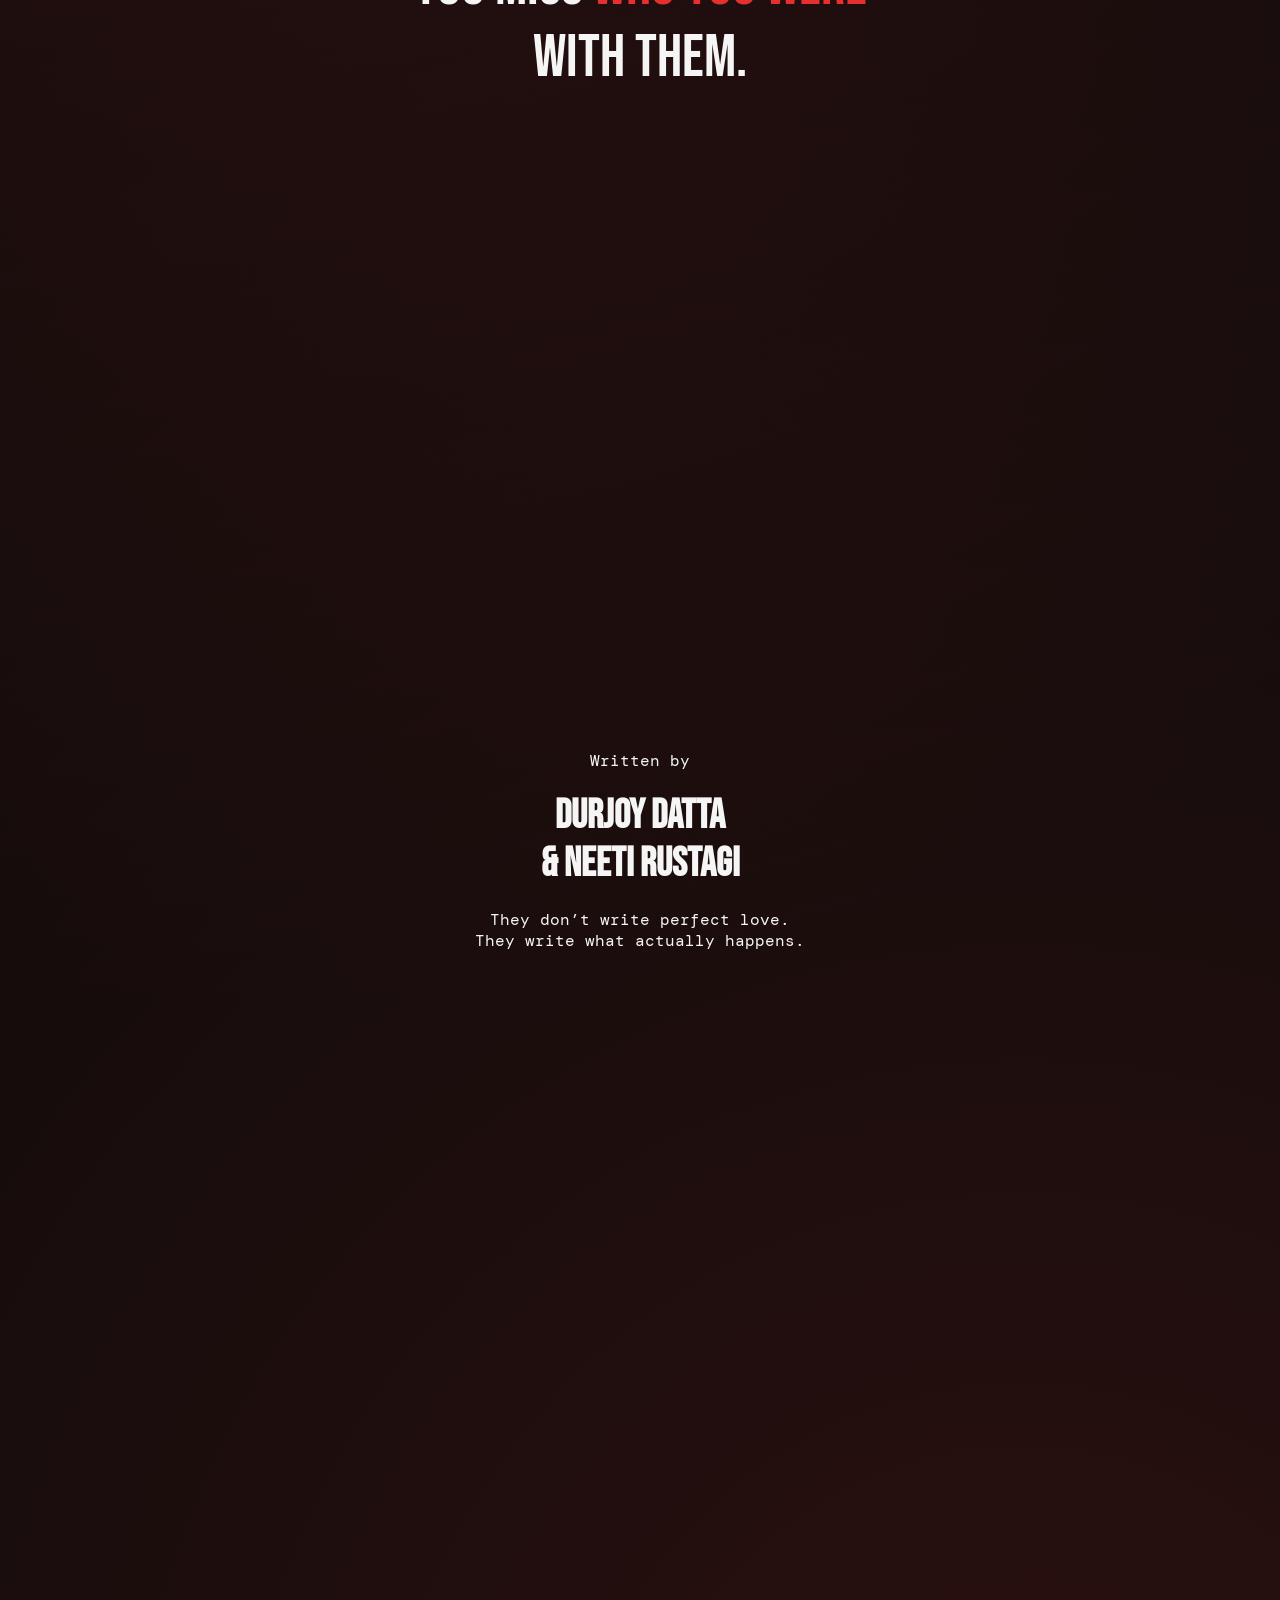
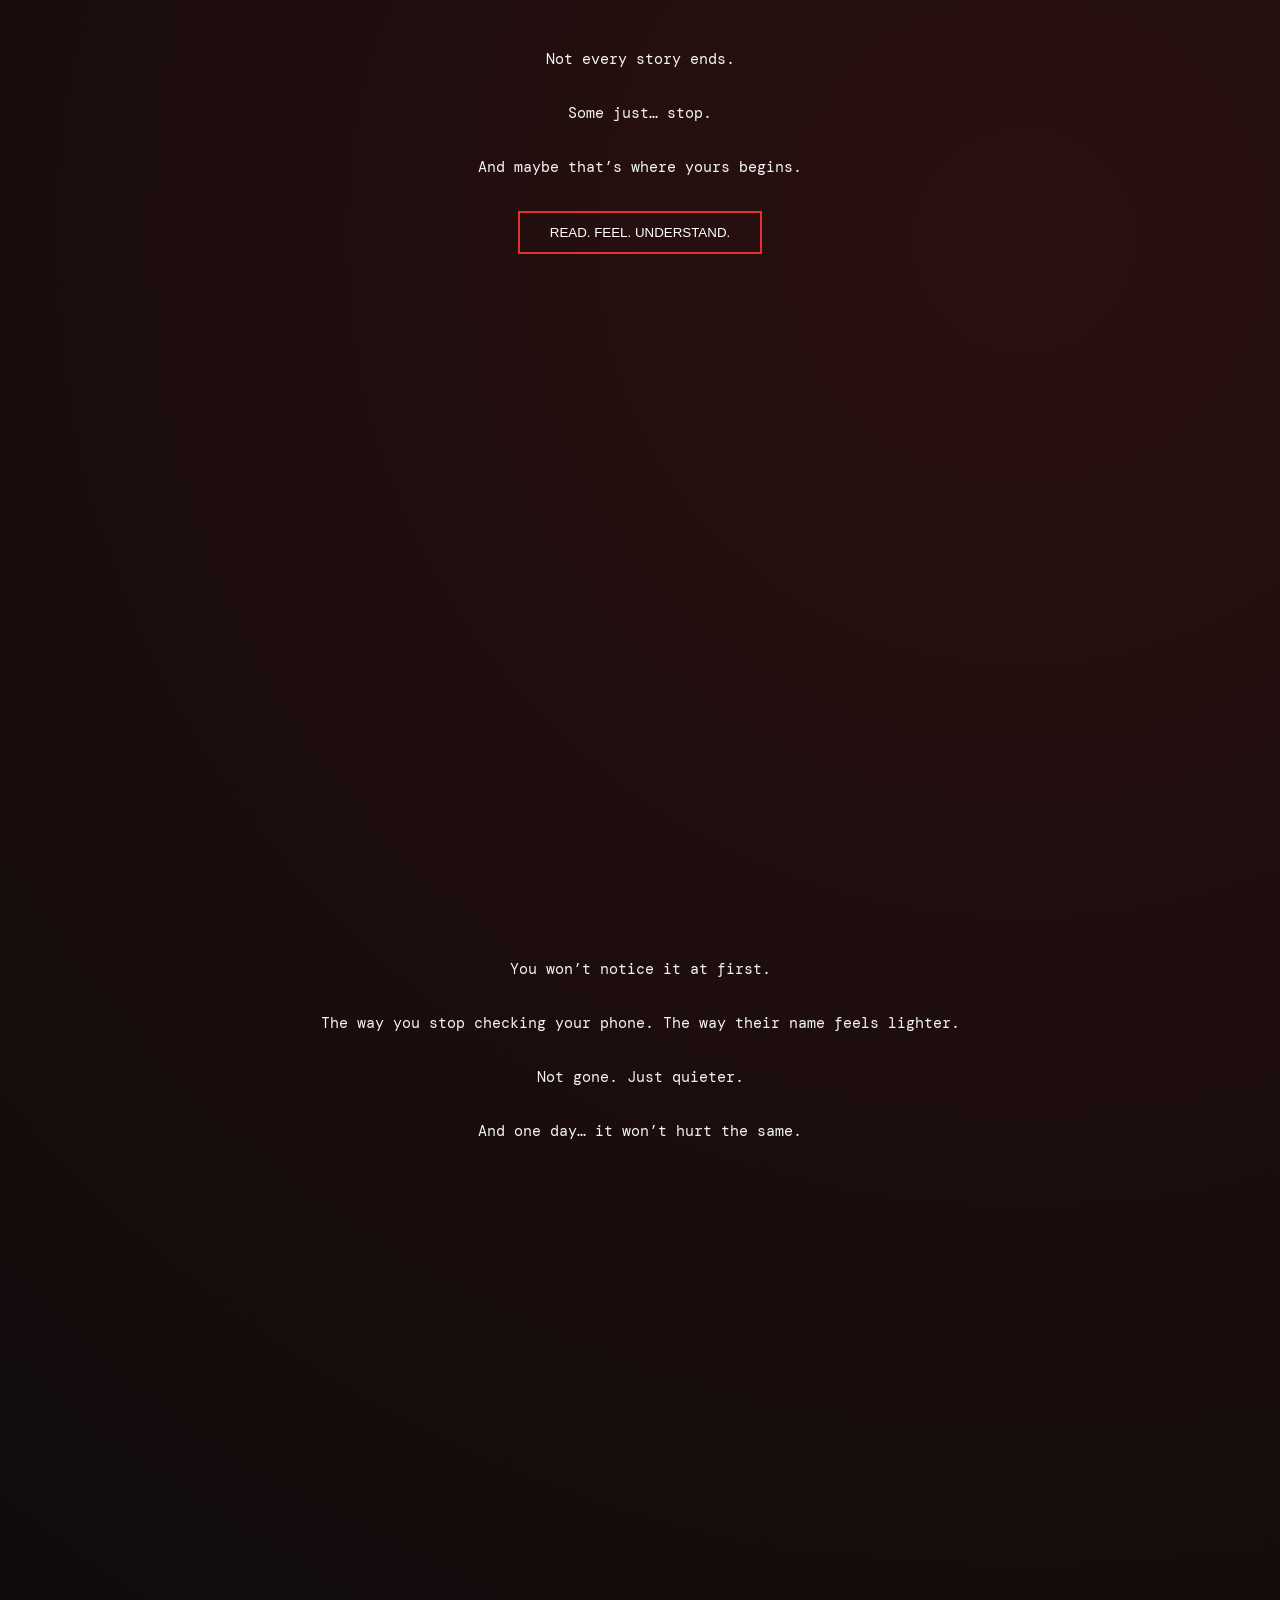
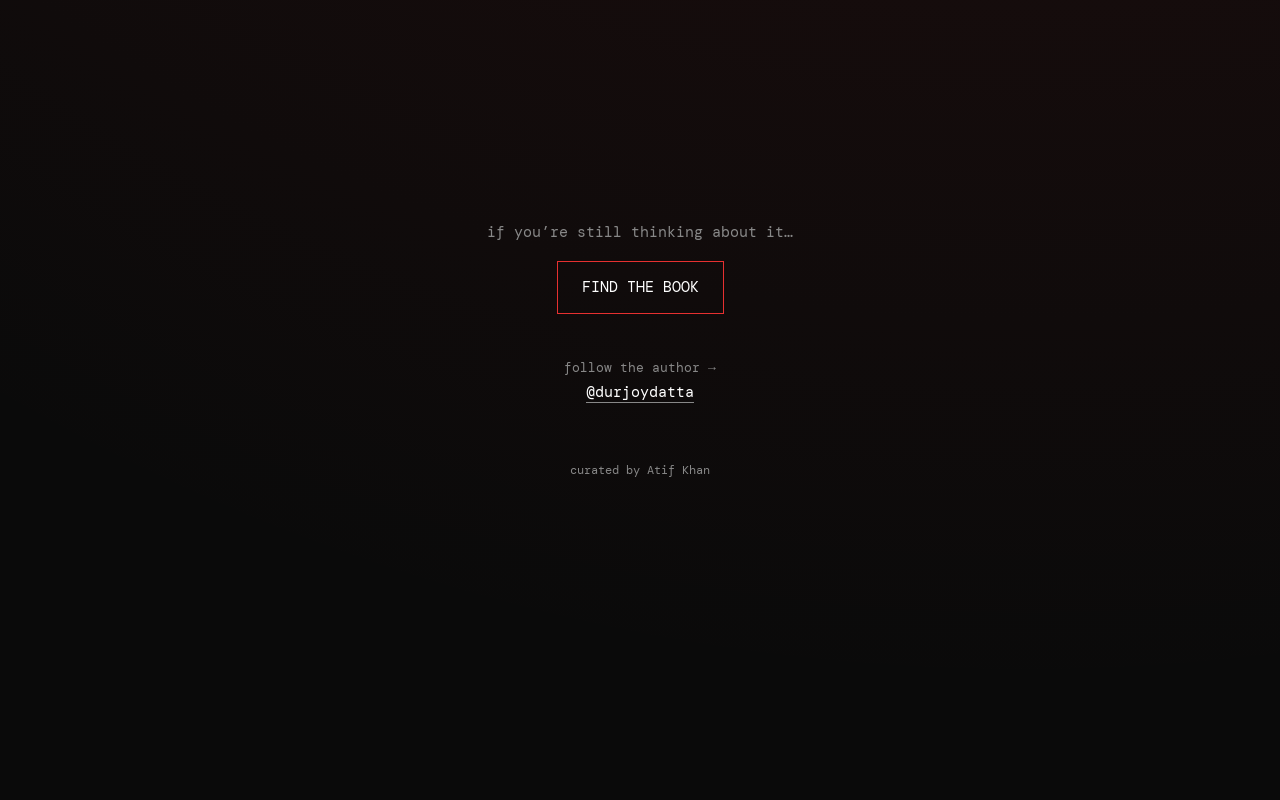
<file: single.html>
<!DOCTYPE html>
<html lang="en">
<head>
<meta charset="UTF-8">
<meta name="viewport" content="width=device-width, initial-scale=1.0">

<title>Ohh Yes I Am Single — Atif Khan</title>

<link href="https://fonts.googleapis.com/css2?family=Bebas+Neue&family=DM+Mono:wght@300;400&display=swap" rel="stylesheet">

<style>

/* RESET */
* {
  margin: 0;
  padding: 0;
  box-sizing: border-box;
}

:root {
  --bg: #0a0a0a;
  --red: #e63030;
  --white: #f5f5f5;
  --grey: #888;
}

/* BODY */
body {
  background: radial-gradient(circle at 20% 30%, rgba(230,48,48,0.2), transparent 40%),
              radial-gradient(circle at 80% 70%, rgba(230,48,48,0.15), transparent 40%),
              #0a0a0a;
  color: var(--white);
  font-family: 'DM Mono', monospace;
  overflow-x: hidden;
}

/* GLOW */
body::before {
  content: "";
  position: fixed;
  width: 500px;
  height: 500px;
  background: radial-gradient(circle, rgba(230,48,48,0.3), transparent 70%);
  top: -100px;
  left: -100px;
  filter: blur(120px);
  animation: floatGlow 10s infinite alternate ease-in-out;
  z-index: -1;
}

@keyframes floatGlow {
  0% { transform: translate(0,0); }
  100% { transform: translate(200px,150px); }
}

/* SECTION */
section {
  min-height: 100vh;
  padding: 80px 20px;
  display: flex;
  align-items: center;
  justify-content: center;
  text-align: center;
}

/* HERO */
.hero {
  background: linear-gradient(180deg, #e63030 0%, #0a0a0a 100%);
}

.hero h1 {
  font-family: 'Bebas Neue';
  font-size: 90px;
  line-height: 1;
  animation: glitch 2s infinite;
}

.hero span {
  background: white;
  color: black;
  padding: 0 10px;
}

.tagline {
  margin-top: 10px;
  background: white;
  color: black;
  display: inline-block;
  padding: 5px 12px;
}

.sub {
  margin-top: 20px;
  color: var(--grey);
  font-size: 14px;
}

/* GLITCH */
@keyframes glitch {
  0% { text-shadow: 2px 2px red; }
  25% { text-shadow: -2px -2px white; }
  50% { text-shadow: 2px -2px red; }
  75% { text-shadow: -2px 2px white; }
  100% { text-shadow: 2px 2px red; }
}

/* CONTENT */
.content {
  max-width: 700px;
  line-height: 1.8;
  font-size: 15px;
}

/* LIST */
ul {
  list-style: none;
  text-align: left;
}

ul li {
  margin: 10px 0;
  color: var(--grey);
}

/* QUOTE */
.quote {
  font-family: 'Bebas Neue';
  font-size: 60px;
}

.quote span {
  color: var(--red);
}

/* AUTHOR */
.author h2 {
  font-family: 'Bebas Neue';
  font-size: 40px;
}

/* BUTTON */
.cta button {
  margin-top: 30px;
  padding: 12px 30px;
  border: 2px solid var(--red);
  background: transparent;
  color: white;
  cursor: pointer;
  position: relative;
  overflow: hidden;
}

.cta button::after {
  content: "";
  position: absolute;
  width: 0%;
  height: 100%;
  background: var(--red);
  left: 0;
  top: 0;
  transition: 0.3s;
  z-index: -1;
}

.cta button:hover::after {
  width: 100%;
}

.cta button:hover {
  color: black;
}

/* LINK BUTTON */
.link-btn {
  display: inline-block;
  margin: 15px 0;
  padding: 12px 24px;
  border: 1px solid var(--red);
  text-decoration: none;
  color: white;
  transition: 0.3s;
}

.link-btn:hover {
  background: var(--red);
  color: black;
}

/* FADE */
.fade {
  opacity: 0;
  transform: translateY(40px);
  transition: 0.8s;
}

.fade.show {
  opacity: 1;
  transform: translateY(0);
}

/* MOBILE */
@media (max-width: 600px) {

  section {
    padding: 60px 15px;
  }

  .hero h1 {
    font-size: 42px;
  }

  .tagline {
    font-size: 14px;
  }

  .content {
    font-size: 14px;
    line-height: 1.6;
  }

  .quote {
    font-size: 30px;
  }

  .cta button {
    width: 100%;
    padding: 14px;
  }
}

</style>
</head>

<body>

<!-- HERO -->
<section class="hero fade">
  <div>
    <h1>
      OHH YES,<br>
      I AM <span>SINGLE.</span>
    </h1>
    <p class="tagline">and so is my girlfriend.</p>
    <p class="sub">A story that hurts a little… and jokes about it anyway.</p>
  </div>
</section>

<!-- SUMMARY -->
<section class="fade">
  <div class="content">
    <p>This is not a tragic love story.</p><br>
    <p>It just behaves like one… sometimes.</p><br>
    <p>You meet someone. You like them. You build small routines.</p><br>
    <p>And then one day… it slips.</p><br>
    <p>Not loudly. Not dramatically. Just silence.</p><br>
    <p>The book doesn’t cry about it. It laughs.</p><br>
    <p>But the kind of laugh that knows something broke.</p>
  </div>
</section>

<!-- WHY -->
<section class="fade">
  <div class="content">
    <p>Read this if—</p><br>
    <ul>
      <li>• you check your phone for someone who’s not coming back</li>
      <li>• you replay conversations in your head</li>
      <li>• nights feel heavier than they should</li>
    </ul>
    <br><br>
    <p>This book doesn’t fix you.</p><br>
    <p>It makes sense of you.</p>
  </div>
</section>

<!-- QUOTE -->
<section class="fade">
  <div class="quote">
    YOU DON’T MISS THEM.<br><br>
    YOU MISS <span>WHO YOU WERE</span><br>
    WITH THEM.
  </div>
</section>

<!-- AUTHOR -->
<section class="fade author">
  <div>
    <p>Written by</p><br>
    <h2>DURJOY DATTA<br>& NEETI RUSTAGI</h2><br>
    <p>They don’t write perfect love.<br>They write what actually happens.</p>
  </div>
</section>

<!-- CTA -->
<section class="fade cta">
  <div class="content">
    <p>Not every story ends.</p><br>
    <p>Some just… stop.</p><br>
    <p>And maybe that’s where yours begins.</p>
    <button>READ. FEEL. UNDERSTAND.</button>
  </div>
</section>

<!-- FINAL -->
<section class="fade">
  <div class="content">
    <p>You won’t notice it at first.</p><br>
    <p>The way you stop checking your phone. The way their name feels lighter.</p><br>
    <p>Not gone. Just quieter.</p><br>
    <p>And one day… it won’t hurt the same.</p>
  </div>
</section>

<!-- FOOTER -->
<section class="fade">
  <div class="content">

    <p style="color: var(--grey);">if you’re still thinking about it…</p>

    <!-- WORKING AMAZON SEARCH LINK -->
    <a href="https://www.amazon.in/s?k=ohh+yes+i+am+single+durjoy+datta" target="_blank" class="link-btn">
      FIND THE BOOK
    </a>

    <br><br>

    <p style="font-size:13px; color: var(--grey);">follow the author →</p>

    <!-- FIXED INSTAGRAM LINK -->
    <a href="https://instagram.com/durjoydatta" target="_blank"
       style="color:white; text-decoration:none; border-bottom:1px solid var(--grey);">
      @durjoydatta
    </a>

    <br><br><br>

    <p style="font-size:12px; color: var(--grey);">curated by Atif Khan</p>

  </div>
</section>

<script>

/* SCROLL ANIMATION */
const faders = document.querySelectorAll('.fade');

const observer = new IntersectionObserver(entries => {
  entries.forEach(entry => {
    if(entry.isIntersecting){
      entry.target.classList.add('show');
    }
  });
});

faders.forEach(el => observer.observe(el));

</script>

</body>
</html>
</file>
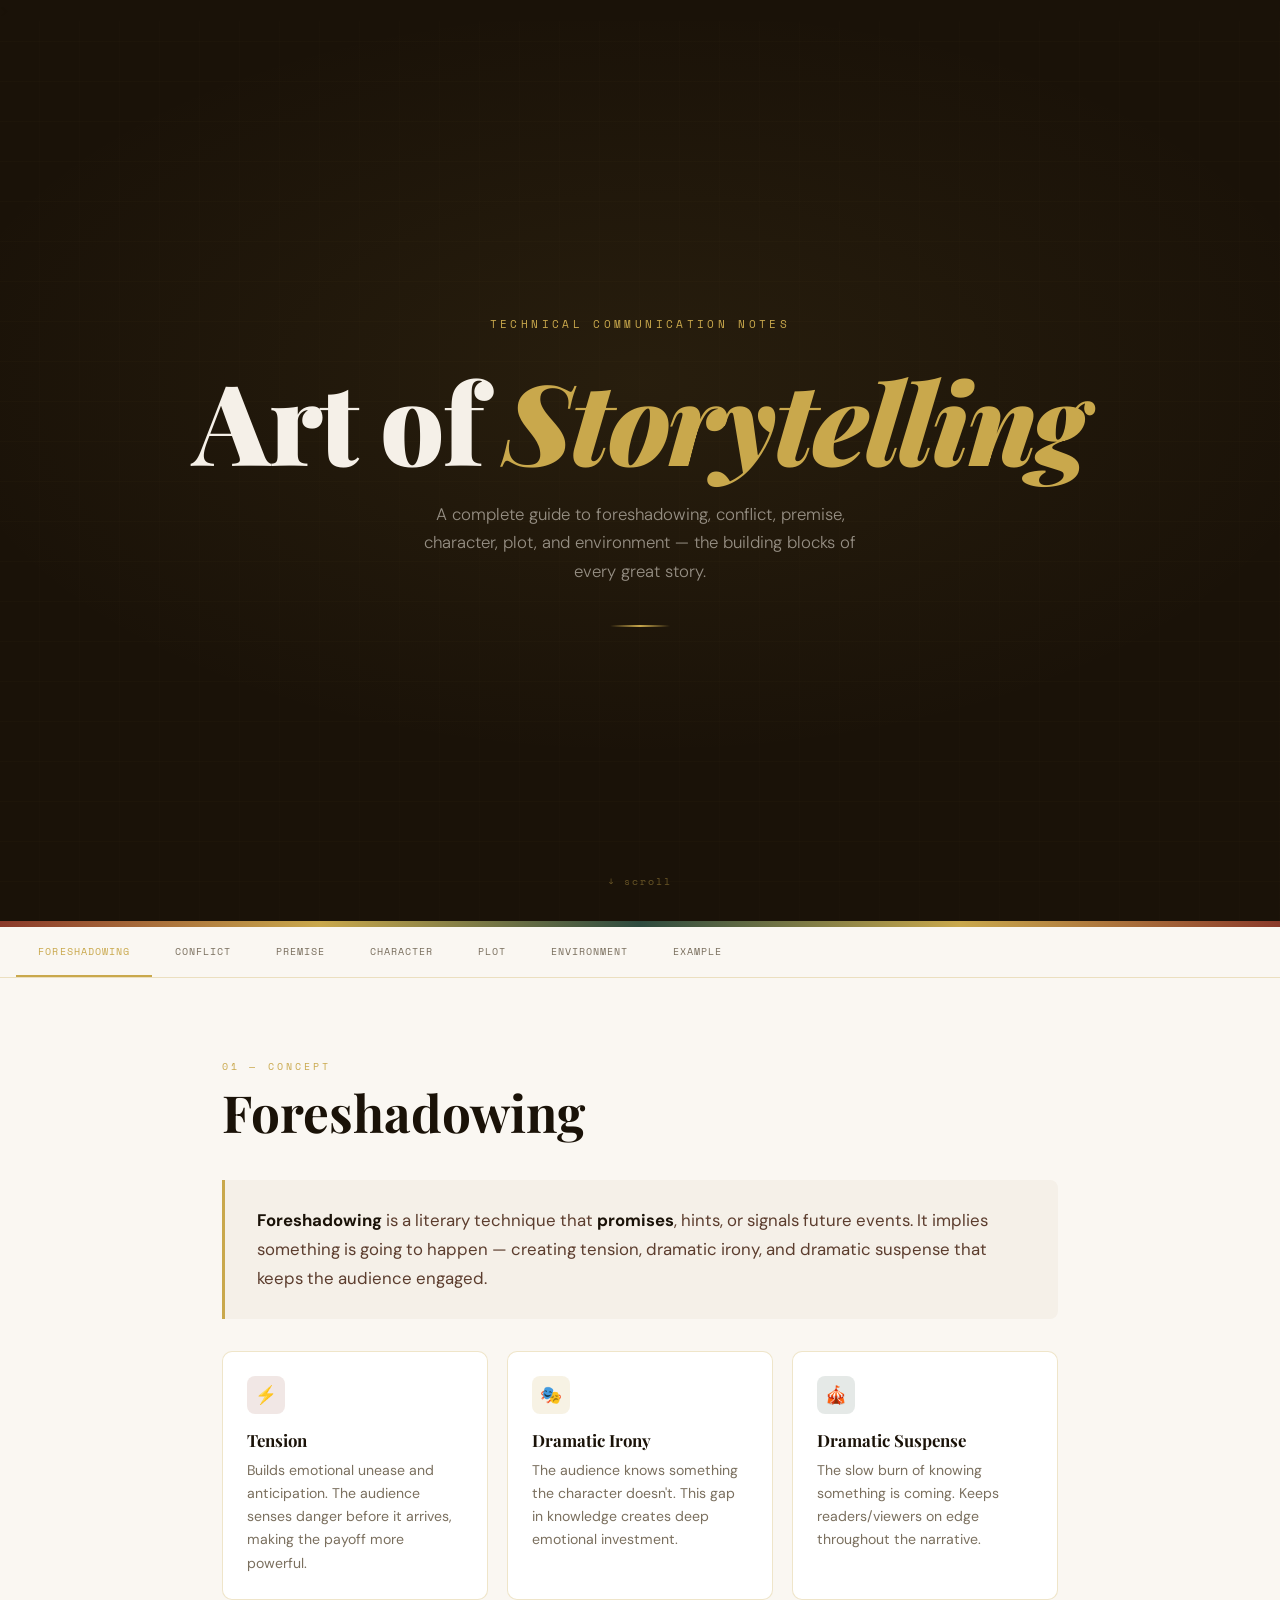
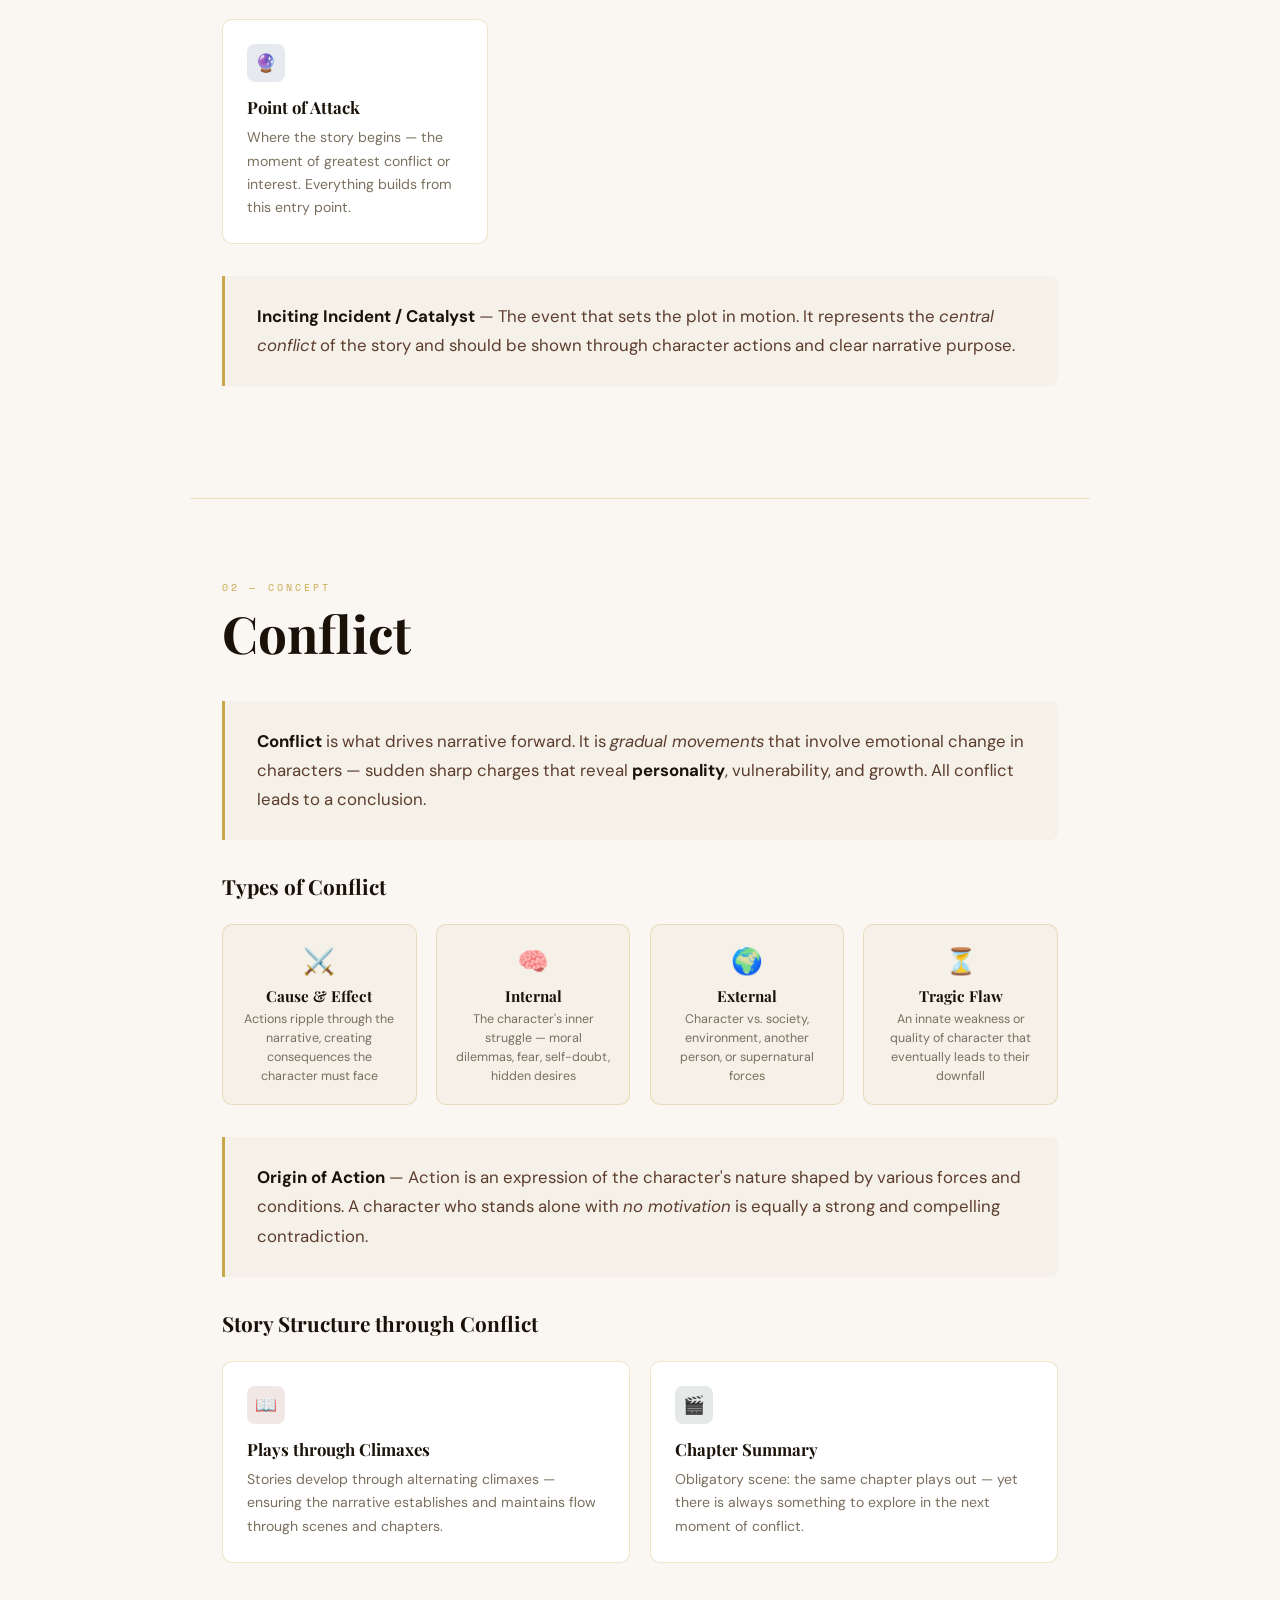
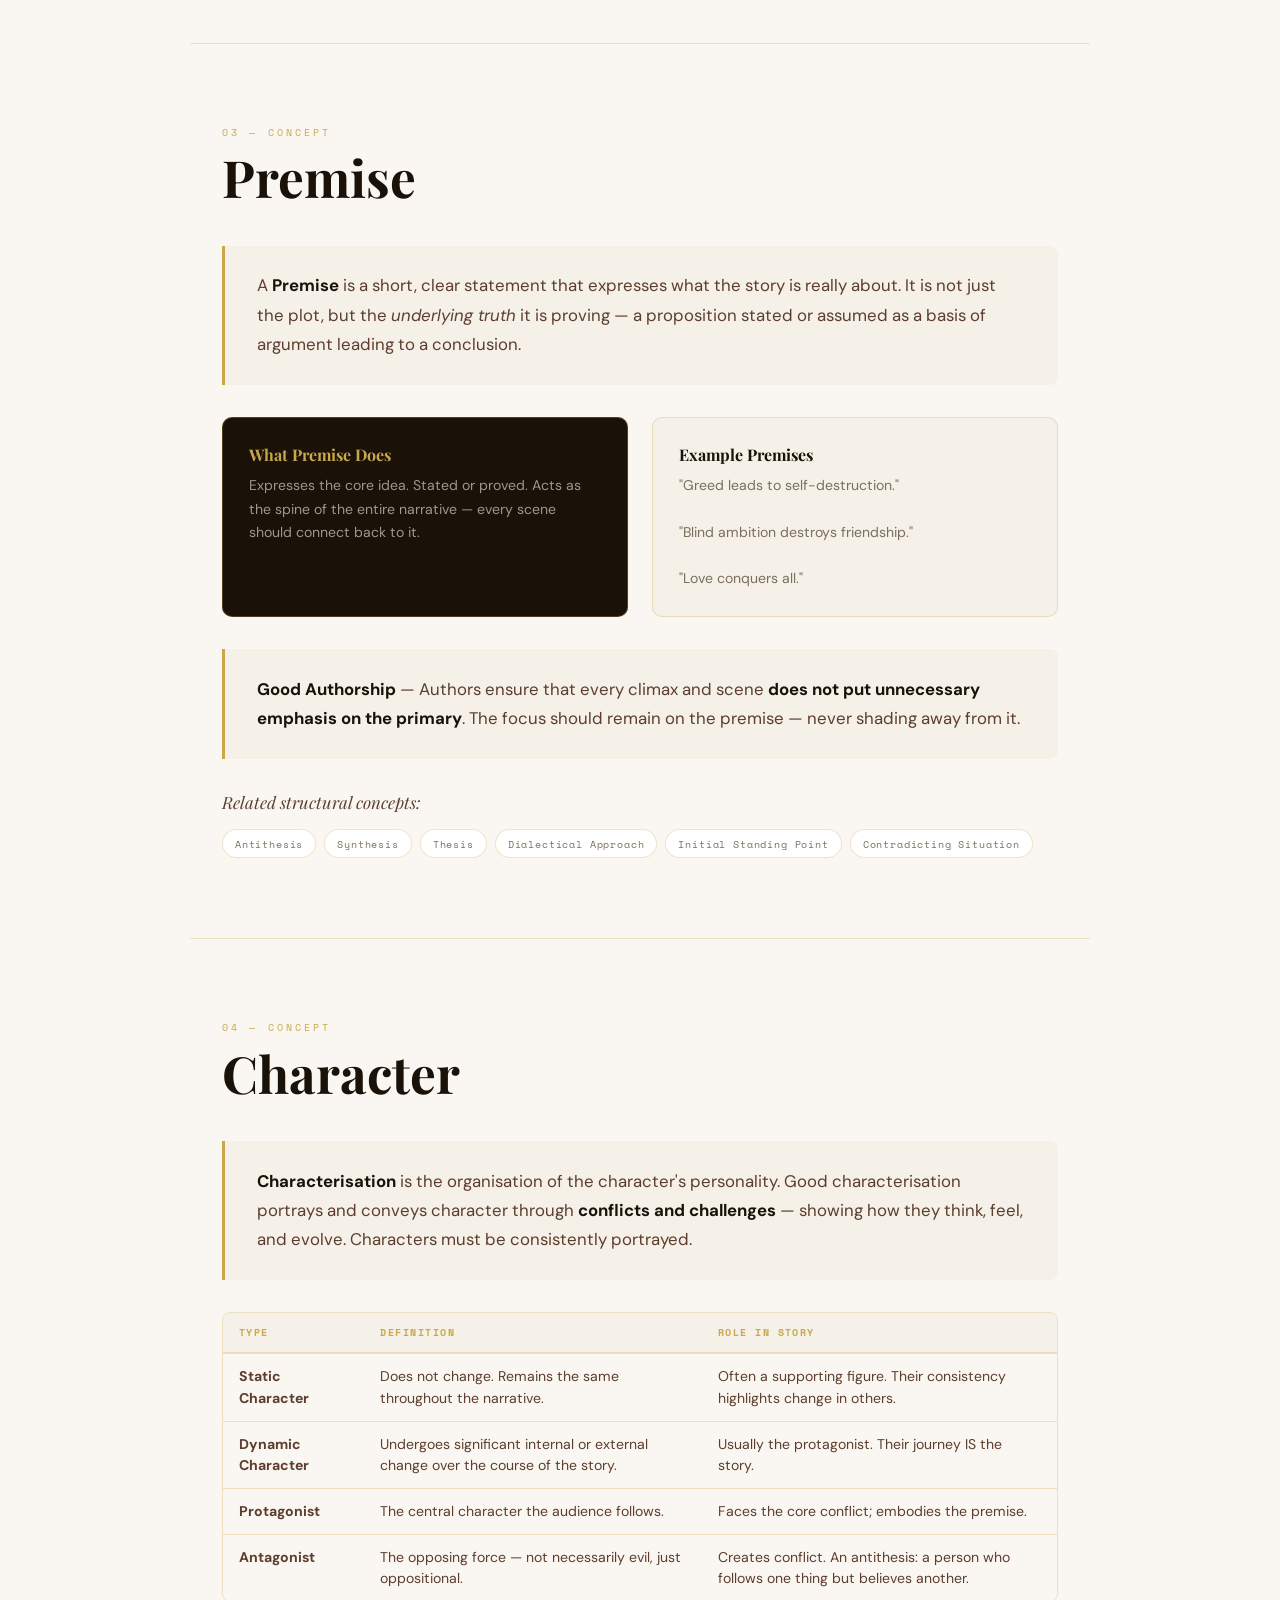
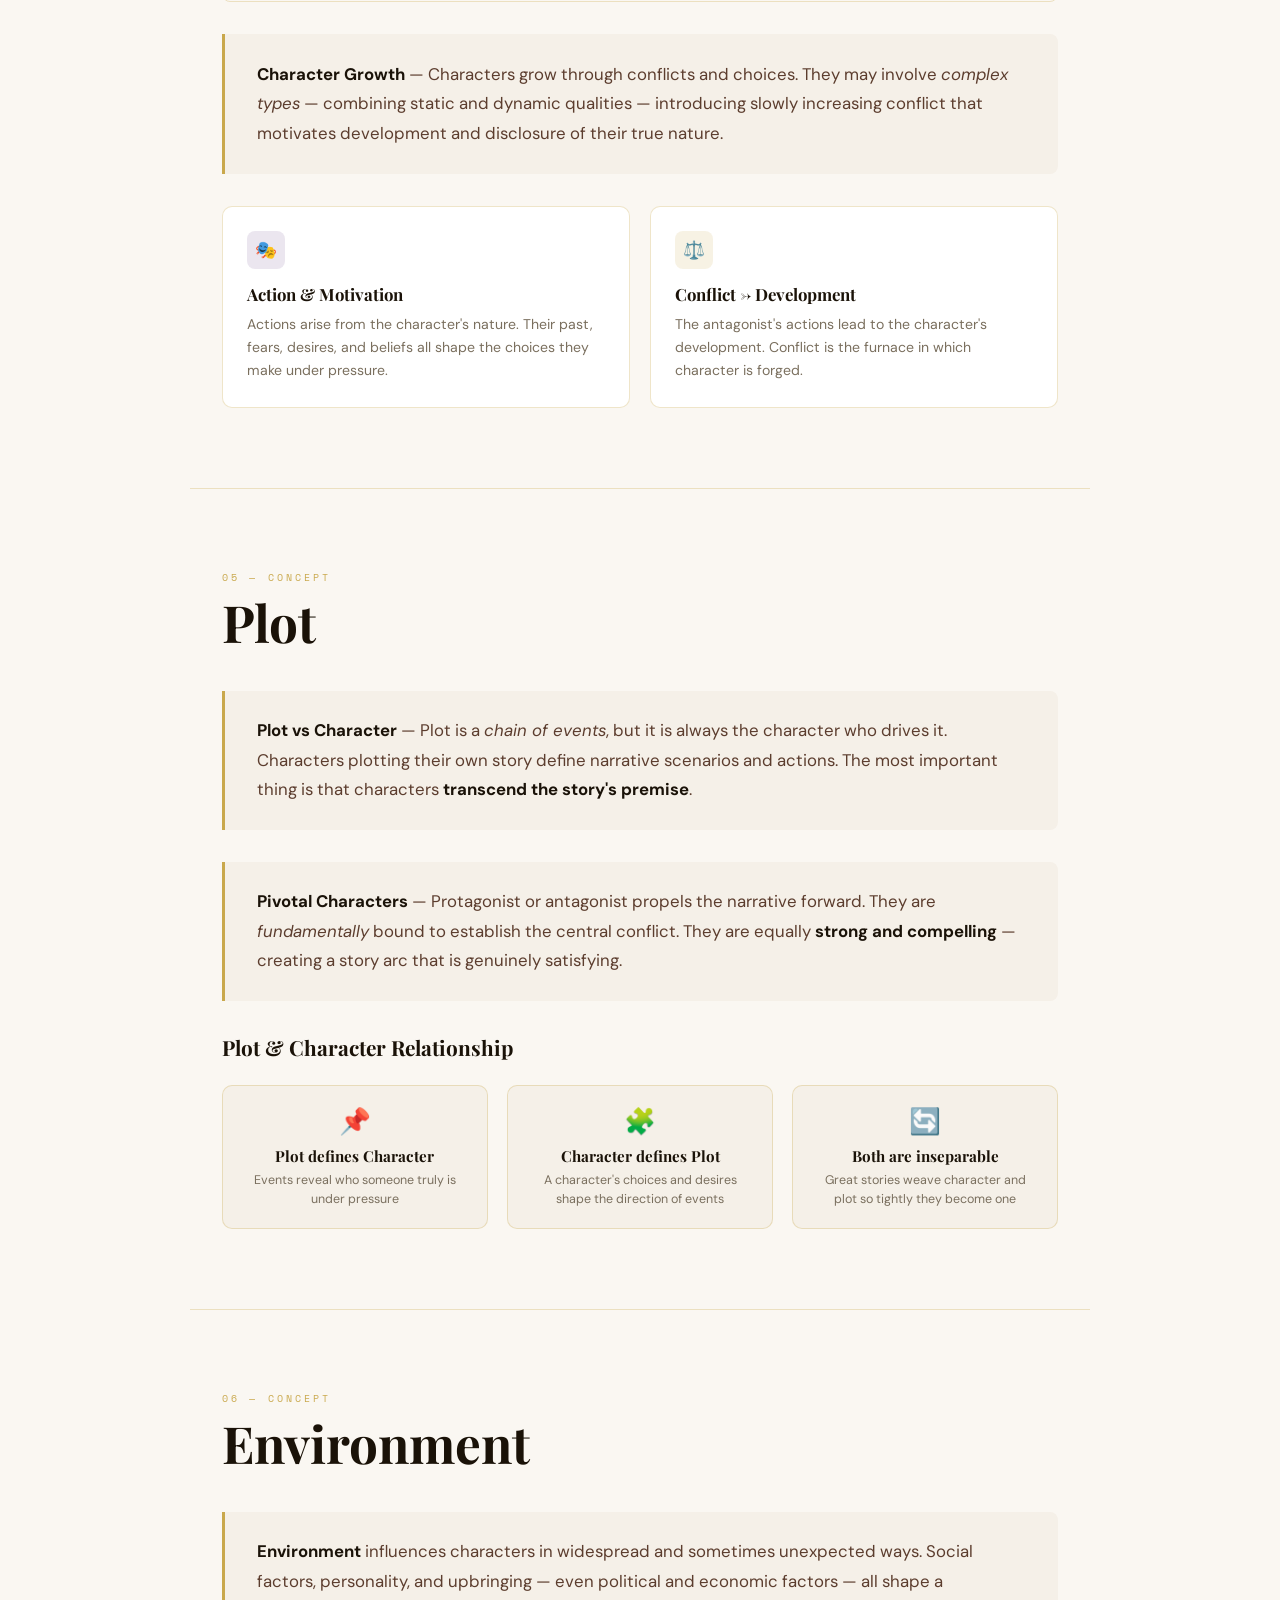
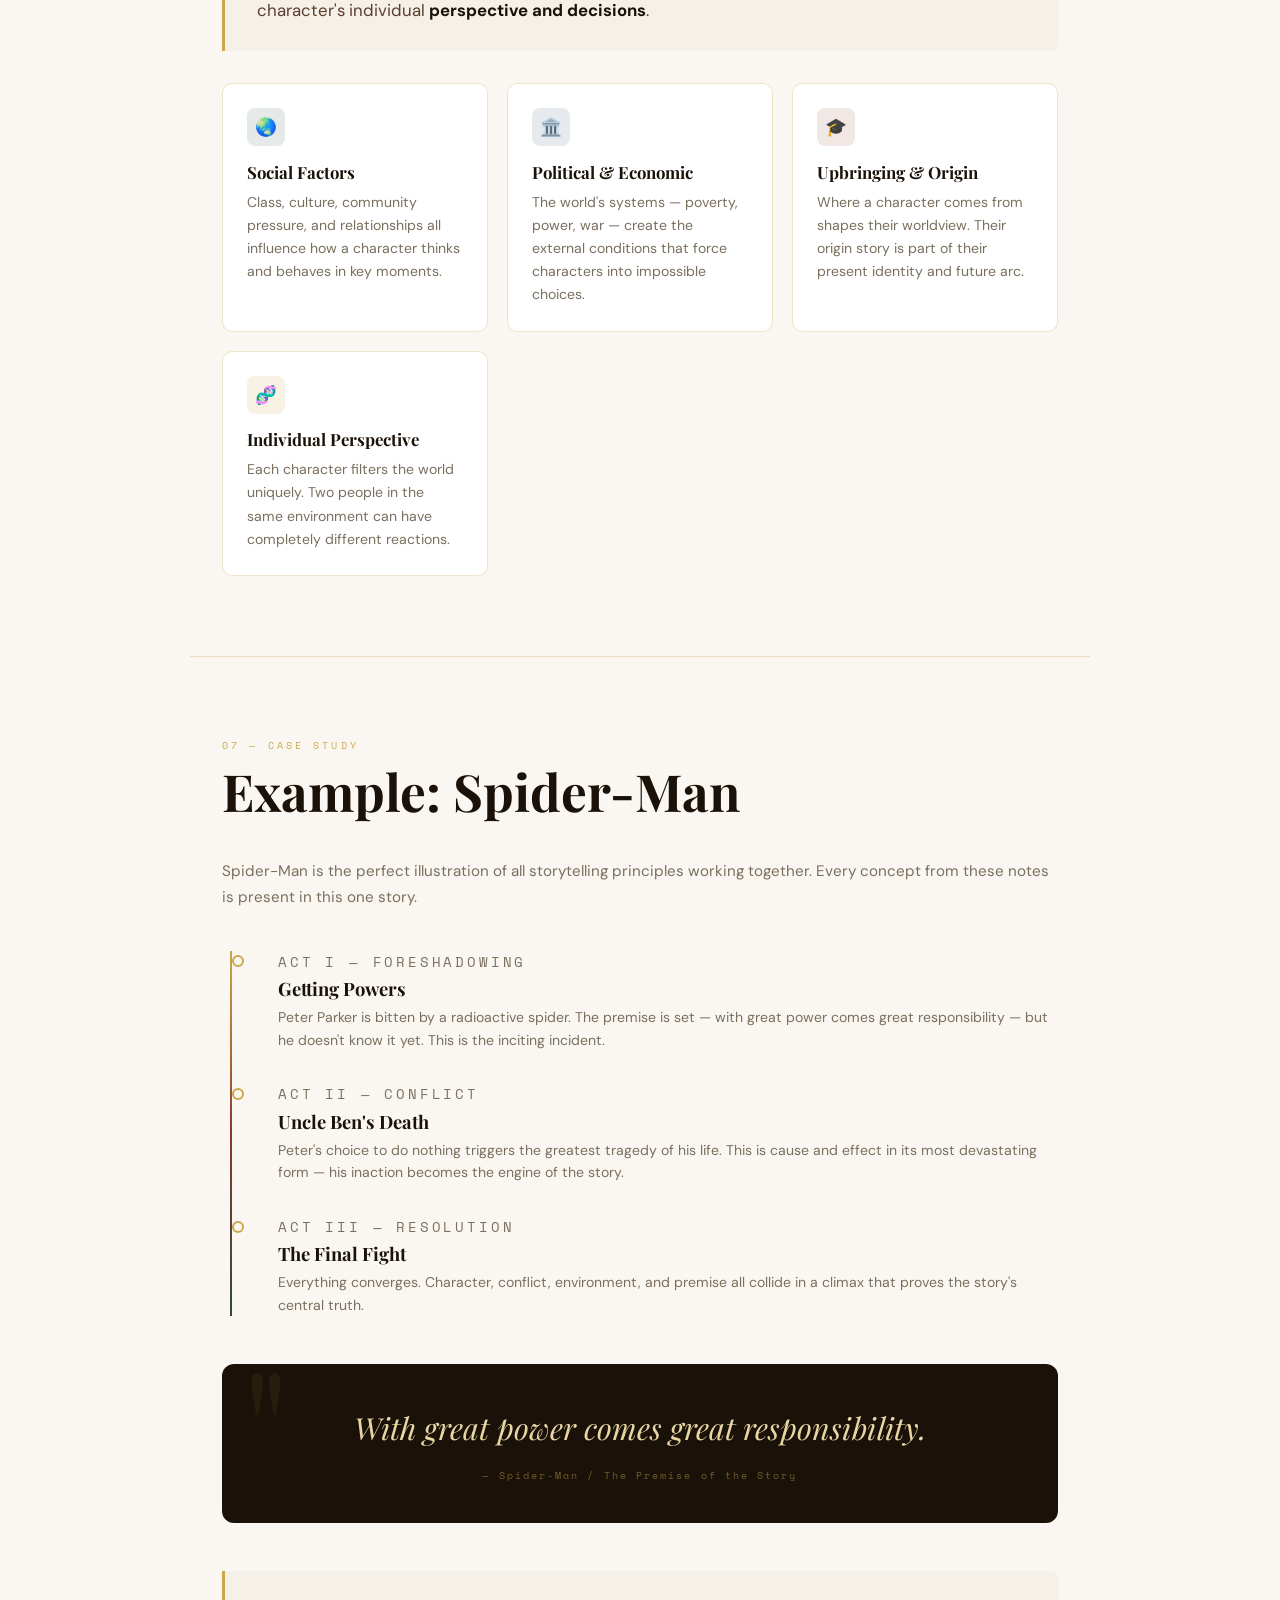
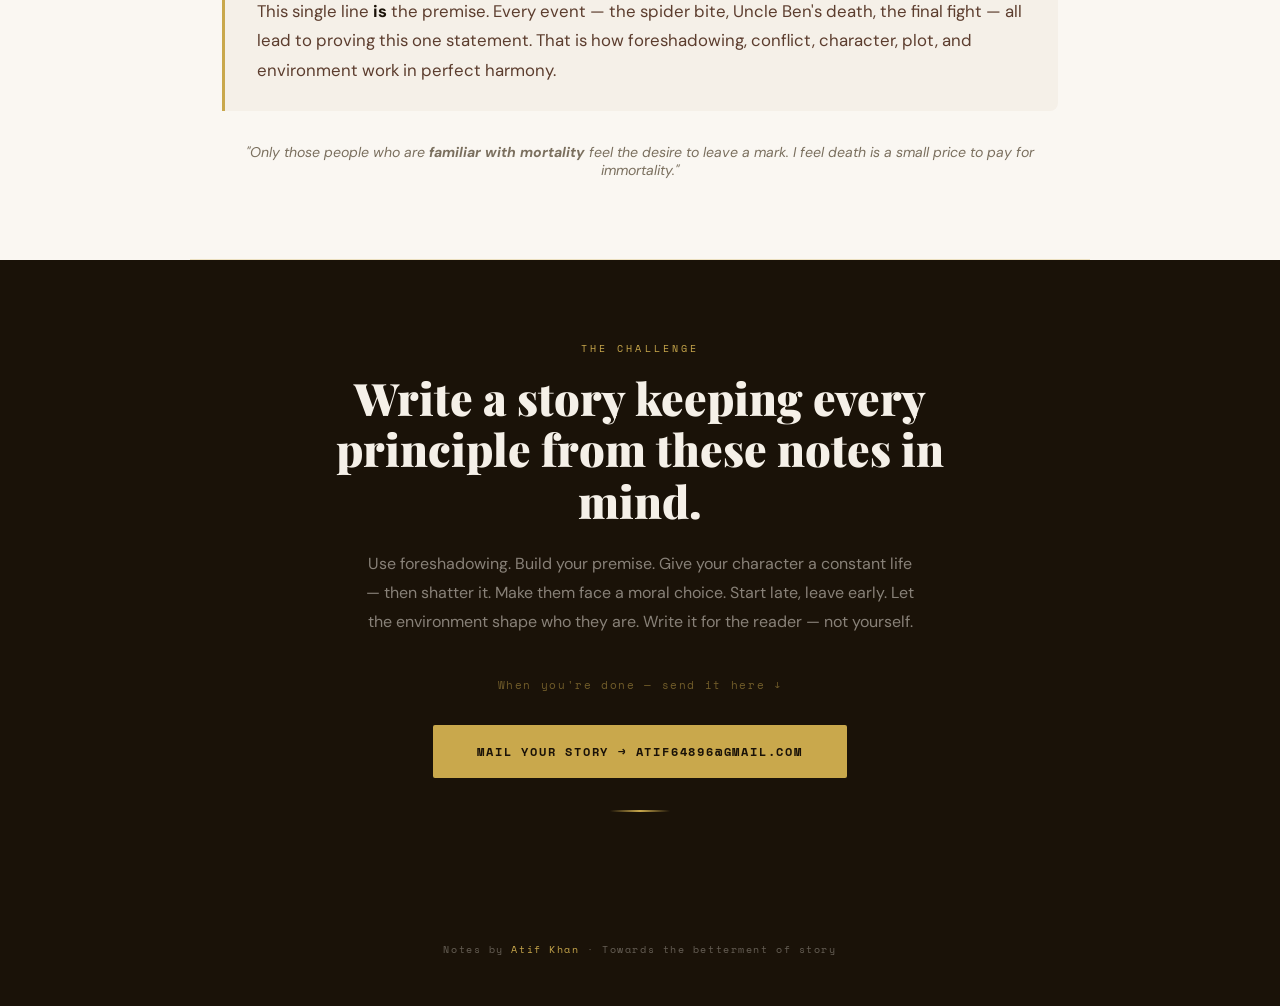
<file: storytelling-notes.html>
<!DOCTYPE html>
<html lang="en">
<head <meta http-equiv="Cache-Control" content="no-cache, no-store, must-revalidate">>
<meta charset="UTF-8"/>
<meta name="viewport" content="width=device-width, initial-scale=1.0"/>
<title>Art of Storytelling — Atif Khan</title>
<link href="https://fonts.googleapis.com/css2?family=Playfair+Display:ital,wght@0,400;0,700;0,900;1,400&family=DM+Sans:wght@300;400;500&family=Space+Mono:wght@400;700&display=swap" rel="stylesheet"/>
<style>
  :root {
    --ink: #1a1208;
    --parchment: #f5f0e8;
    --cream: #faf7f2;
    --gold: #c9a84c;
    --gold-light: #e8d5a3;
    --rust: #8b3a2a;
    --forest: #2d4a3e;
    --accent: #5c3d2e;
    --muted: #7a6f5e;
    --border: rgba(201,168,76,0.3);
  }

  * { margin: 0; padding: 0; box-sizing: border-box; }

  body {
    background: var(--ink);
    font-family: 'DM Sans', sans-serif;
    color: var(--ink);
    overflow-x: hidden;
  }

  /* ── HERO ── */
  .hero {
    background: var(--ink);
    min-height: 100vh;
    display: flex;
    flex-direction: column;
    justify-content: center;
    align-items: center;
    text-align: center;
    padding: clamp(3rem, 8vw, 6rem) clamp(1.2rem, 5vw, 2rem);
    position: relative;
    overflow: hidden;
  }

  .hero::before {
    content: '';
    position: absolute;
    inset: 0;
    background:
      radial-gradient(ellipse 80% 60% at 50% 40%, rgba(201,168,76,0.08) 0%, transparent 70%),
      repeating-linear-gradient(0deg, transparent, transparent 39px, rgba(201,168,76,0.04) 40px),
      repeating-linear-gradient(90deg, transparent, transparent 39px, rgba(201,168,76,0.02) 40px);
    pointer-events: none;
  }

  .hero-eyebrow {
    font-family: 'Space Mono', monospace;
    font-size: clamp(0.55rem, 1.5vw, 0.7rem);
    letter-spacing: 0.3em;
    text-transform: uppercase;
    color: var(--gold);
    opacity: 0.8;
    margin-bottom: clamp(1.2rem, 3vw, 2rem);
    animation: fadeUp 0.8s ease both;
  }

  .hero h1 {
    font-family: 'Playfair Display', serif;
    font-size: clamp(2.8rem, 10vw, 7rem);
    font-weight: 900;
    color: var(--parchment);
    line-height: 1;
    letter-spacing: -0.02em;
    animation: fadeUp 0.8s 0.15s ease both;
  }

  .hero h1 em {
    font-style: italic;
    color: var(--gold);
  }

  .hero-sub {
    margin-top: clamp(1rem, 2.5vw, 1.5rem);
    font-size: clamp(0.9rem, 2.2vw, 1.05rem);
    font-weight: 300;
    color: rgba(245,240,232,0.55);
    max-width: 480px;
    line-height: 1.7;
    animation: fadeUp 0.8s 0.3s ease both;
    padding: 0 0.5rem;
  }

  .hero-divider {
    width: 60px;
    height: 2px;
    background: linear-gradient(90deg, transparent, var(--gold), transparent);
    margin: clamp(1.5rem, 4vw, 2.5rem) auto 0;
    animation: fadeUp 0.8s 0.45s ease both;
  }

  .scroll-hint {
    position: absolute;
    bottom: 2rem;
    left: 50%;
    transform: translateX(-50%);
    font-family: 'Space Mono', monospace;
    font-size: 0.65rem;
    letter-spacing: 0.2em;
    color: rgba(201,168,76,0.45);
    animation: bounce 2s infinite;
  }

  @keyframes fadeUp {
    from { opacity: 0; transform: translateY(24px); }
    to   { opacity: 1; transform: translateY(0); }
  }
  @keyframes bounce {
    0%,100% { transform: translateX(-50%) translateY(0); }
    50%      { transform: translateX(-50%) translateY(6px); }
  }

  /* ── MAIN CONTENT ── */
  main {
    background: var(--cream);
    position: relative;
  }

  main::before {
    content: '';
    display: block;
    height: 6px;
    background: linear-gradient(90deg, var(--rust), var(--gold), var(--forest), var(--gold), var(--rust));
  }

  /* ── NAV TABS ── */
  .nav-tabs {
    position: sticky;
    top: 0;
    z-index: 100;
    background: rgba(250,247,242,0.97);
    backdrop-filter: blur(10px);
    -webkit-backdrop-filter: blur(10px);
    border-bottom: 1px solid var(--border);
    display: flex;
    justify-content: flex-start;
    gap: 0;
    padding: 0 clamp(0.5rem, 2vw, 1rem);
    overflow-x: auto;
    scrollbar-width: none;
    -webkit-overflow-scrolling: touch;
  }
  .nav-tabs::-webkit-scrollbar { display: none; }

  .tab-btn {
    font-family: 'Space Mono', monospace;
    font-size: clamp(0.55rem, 1.5vw, 0.65rem);
    letter-spacing: 0.1em;
    text-transform: uppercase;
    color: var(--muted);
    background: none;
    border: none;
    padding: clamp(0.75rem, 2vw, 1rem) clamp(0.8rem, 2vw, 1.4rem);
    cursor: pointer;
    border-bottom: 2px solid transparent;
    white-space: nowrap;
    transition: color 0.2s, border-color 0.2s;
    flex-shrink: 0;
  }
  .tab-btn:hover, .tab-btn.active {
    color: var(--gold);
    border-bottom-color: var(--gold);
  }

  /* ── SECTIONS ── */
  .section {
    max-width: 900px;
    margin: 0 auto;
    padding: clamp(2.5rem, 7vw, 5rem) clamp(1.2rem, 5vw, 2rem);
    border-bottom: 1px solid var(--border);
  }

  .section-label {
    font-family: 'Space Mono', monospace;
    font-size: clamp(0.55rem, 1.5vw, 0.65rem);
    letter-spacing: 0.3em;
    text-transform: uppercase;
    color: var(--gold);
    margin-bottom: 0.6rem;
  }

  .section-title {
    font-family: 'Playfair Display', serif;
    font-size: clamp(1.8rem, 6vw, 3.2rem);
    font-weight: 700;
    color: var(--ink);
    line-height: 1.1;
    margin-bottom: clamp(1.5rem, 4vw, 2.5rem);
  }

  /* ── DEFINITION CARD ── */
  .def-card {
    background: var(--parchment);
    border-left: 3px solid var(--gold);
    padding: clamp(1rem, 3vw, 1.6rem) clamp(1rem, 3vw, 2rem);
    border-radius: 0 8px 8px 0;
    margin-bottom: clamp(1.2rem, 3vw, 2rem);
    position: relative;
  }
  .def-card p {
    font-size: clamp(0.9rem, 2.2vw, 1.05rem);
    line-height: 1.75;
    color: var(--accent);
  }
  .def-card strong { color: var(--ink); }

  /* ── GRID ── */
  .grid-2 {
    display: grid;
    grid-template-columns: repeat(auto-fit, minmax(min(100%, 240px), 1fr));
    gap: clamp(0.8rem, 2vw, 1.2rem);
    margin-top: clamp(1rem, 3vw, 1.5rem);
  }

  .card {
    background: #fff;
    border: 1px solid var(--border);
    border-radius: 10px;
    padding: clamp(1rem, 3vw, 1.5rem);
    transition: transform 0.2s, box-shadow 0.2s;
  }
  .card:hover {
    transform: translateY(-3px);
    box-shadow: 0 12px 32px rgba(26,18,8,0.08);
  }
  .card-icon {
    width: 38px;
    height: 38px;
    border-radius: 8px;
    display: flex;
    align-items: center;
    justify-content: center;
    font-size: 1.1rem;
    margin-bottom: 0.9rem;
    flex-shrink: 0;
  }
  .card h3 {
    font-family: 'Playfair Display', serif;
    font-size: clamp(0.95rem, 2.2vw, 1.05rem);
    font-weight: 700;
    color: var(--ink);
    margin-bottom: 0.5rem;
  }
  .card p {
    font-size: clamp(0.8rem, 1.8vw, 0.88rem);
    line-height: 1.65;
    color: var(--muted);
  }

  .bg-rust  { background: rgba(139,58,42,0.12); color: var(--rust); }
  .bg-gold  { background: rgba(201,168,76,0.15); color: #8a6a10; }
  .bg-forest{ background: rgba(45,74,62,0.12);  color: var(--forest); }
  .bg-blue  { background: rgba(50,80,120,0.12); color: #32507a; }
  .bg-purple{ background: rgba(90,50,120,0.12); color: #5a3278; }

  /* ── QUOTE BLOCK ── */
  .quote-block {
    margin: clamp(1.5rem, 5vw, 3rem) 0;
    padding: clamp(1.5rem, 4vw, 2.5rem) clamp(1.2rem, 4vw, 2.5rem);
    background: var(--ink);
    border-radius: 12px;
    text-align: center;
    position: relative;
    overflow: hidden;
  }
  .quote-block::before {
    content: '"';
    position: absolute;
    top: -20px;
    left: 20px;
    font-family: 'Playfair Display', serif;
    font-size: clamp(6rem, 15vw, 10rem);
    color: rgba(201,168,76,0.08);
    line-height: 1;
    pointer-events: none;
  }
  .quote-block blockquote {
    font-family: 'Playfair Display', serif;
    font-size: clamp(1.1rem, 3.5vw, 1.9rem);
    font-style: italic;
    color: var(--gold-light);
    line-height: 1.55;
    position: relative;
    z-index: 1;
  }
  .quote-block cite {
    display: block;
    margin-top: 1rem;
    font-family: 'Space Mono', monospace;
    font-size: clamp(0.55rem, 1.5vw, 0.65rem);
    letter-spacing: 0.2em;
    color: rgba(201,168,76,0.5);
    font-style: normal;
  }

  /* ── TIMELINE ── */
  .timeline {
    position: relative;
    padding-left: clamp(1.2rem, 4vw, 2rem);
    margin-top: clamp(1.2rem, 3vw, 2rem);
  }
  .timeline::before {
    content: '';
    position: absolute;
    left: clamp(0.3rem, 1.2vw, 0.5rem);
    top: 0; bottom: 0;
    width: 2px;
    background: linear-gradient(to bottom, var(--gold), var(--rust), var(--forest));
  }
  .tl-item {
    position: relative;
    margin-bottom: clamp(1.2rem, 4vw, 2rem);
    padding-left: clamp(1rem, 3vw, 1.5rem);
    opacity: 0;
    transform: translateX(-16px);
    transition: opacity 0.5s, transform 0.5s;
  }
  .tl-item.visible {
    opacity: 1;
    transform: translateX(0);
  }
  .tl-dot {
    position: absolute;
    left: clamp(-1.4rem, -3.5vw, -1.75rem);
    top: 0.3rem;
    width: 12px;
    height: 12px;
    border-radius: 50%;
    border: 2px solid var(--gold);
    background: var(--cream);
  }
  .tl-step {
    font-family: 'Space Mono', monospace;
    font-size: clamp(0.55rem, 1.4vw, 0.6rem);
    letter-spacing: 0.2em;
    text-transform: uppercase;
    color: var(--gold);
    margin-bottom: 0.2rem;
  }
  .tl-item h4 {
    font-family: 'Playfair Display', serif;
    font-size: clamp(1rem, 2.5vw, 1.15rem);
    font-weight: 700;
    color: var(--ink);
    margin-bottom: 0.3rem;
  }
  .tl-item p {
    font-size: clamp(0.8rem, 1.8vw, 0.88rem);
    color: var(--muted);
    line-height: 1.6;
  }

  /* ── PREMISE SECTION ── */
  .premise-grid {
    display: grid;
    grid-template-columns: 1fr 1fr;
    gap: clamp(0.8rem, 2vw, 1.5rem);
    margin-top: clamp(1rem, 3vw, 2rem);
  }
  @media (max-width: 560px) { .premise-grid { grid-template-columns: 1fr; } }

  .premise-box {
    padding: clamp(1rem, 3vw, 1.6rem);
    border-radius: 10px;
    border: 1px solid var(--border);
  }
  .premise-box.dark { background: var(--ink); color: var(--parchment); }
  .premise-box.light { background: var(--parchment); }
  .premise-box h4 {
    font-family: 'Playfair Display', serif;
    font-size: clamp(0.9rem, 2.2vw, 1rem);
    font-weight: 700;
    margin-bottom: 0.6rem;
  }
  .premise-box.dark h4 { color: var(--gold); }
  .premise-box.light h4 { color: var(--ink); }
  .premise-box p {
    font-size: clamp(0.8rem, 1.8vw, 0.88rem);
    line-height: 1.65;
    color: var(--muted);
  }
  .premise-box.dark p { color: rgba(245,240,232,0.6); }

  /* ── TAG LIST ── */
  .tag-list {
    display: flex;
    flex-wrap: wrap;
    gap: 0.5rem;
    margin-top: 1rem;
  }
  .tag {
    font-family: 'Space Mono', monospace;
    font-size: clamp(0.58rem, 1.4vw, 0.65rem);
    letter-spacing: 0.08em;
    padding: 0.35rem 0.75rem;
    border-radius: 999px;
    border: 1px solid var(--border);
    color: var(--muted);
    background: #fff;
  }

  /* ── CHARACTER TABLE — mobile friendly ── */
  .char-table-wrap {
    width: 100%;
    overflow-x: auto;
    -webkit-overflow-scrolling: touch;
    margin-top: clamp(1rem, 3vw, 1.5rem);
    border-radius: 8px;
    border: 1px solid var(--border);
  }

  .char-table {
    width: 100%;
    min-width: 520px;
    border-collapse: collapse;
    font-size: clamp(0.78rem, 1.8vw, 0.88rem);
  }
  .char-table th {
    font-family: 'Space Mono', monospace;
    font-size: clamp(0.55rem, 1.4vw, 0.62rem);
    letter-spacing: 0.15em;
    text-transform: uppercase;
    color: var(--gold);
    text-align: left;
    padding: clamp(0.6rem, 2vw, 0.75rem) clamp(0.8rem, 2.5vw, 1rem);
    border-bottom: 2px solid var(--border);
    background: var(--parchment);
  }
  .char-table td {
    padding: clamp(0.6rem, 2vw, 0.75rem) clamp(0.8rem, 2.5vw, 1rem);
    border-bottom: 1px solid var(--border);
    color: var(--accent);
    line-height: 1.5;
    vertical-align: top;
  }
  .char-table tr:last-child td { border-bottom: none; }
  .char-table tr:hover td { background: var(--parchment); }

  /* ── CONFLICT TYPES ── */
  .conflict-row {
    display: grid;
    grid-template-columns: repeat(auto-fit, minmax(min(100%, 150px), 1fr));
    gap: clamp(0.8rem, 2vw, 1.2rem);
    margin-top: clamp(1rem, 3vw, 1.5rem);
  }

  .conflict-pill {
    background: var(--parchment);
    border: 1px solid var(--border);
    border-radius: 10px;
    padding: clamp(1rem, 2.5vw, 1.2rem);
    text-align: center;
  }
  .conflict-pill .emoji {
    font-size: clamp(1.2rem, 3vw, 1.6rem);
    margin-bottom: 0.5rem;
  }
  .conflict-pill h4 {
    font-family: 'Playfair Display', serif;
    font-size: clamp(0.85rem, 2vw, 0.95rem);
    font-weight: 700;
    color: var(--ink);
    margin-bottom: 0.3rem;
  }
  .conflict-pill p {
    font-size: clamp(0.72rem, 1.6vw, 0.78rem);
    color: var(--muted);
    line-height: 1.5;
  }

  /* ── SECTION HEADINGS ── */
  .subsection-title {
    font-family: 'Playfair Display', serif;
    font-size: clamp(1.1rem, 2.8vw, 1.3rem);
    color: var(--ink);
    margin-bottom: clamp(0.8rem, 2vw, 1rem);
    margin-top: clamp(1.5rem, 4vw, 2rem);
  }

  /* ── FOOTER ── */
  footer {
    background: var(--ink);
    color: rgba(245,240,232,0.35);
    text-align: center;
    padding: clamp(1.8rem, 5vw, 3rem) clamp(1rem, 4vw, 2rem);
    font-family: 'Space Mono', monospace;
    font-size: clamp(0.58rem, 1.5vw, 0.65rem);
    letter-spacing: 0.15em;
    line-height: 1.8;
  }
  footer span { color: var(--gold); }

  /* SCROLL REVEAL */
  .reveal {
    opacity: 0;
    transform: translateY(28px);
    transition: opacity 0.6s ease, transform 0.6s ease;
  }
  .reveal.visible {
    opacity: 1;
    transform: translateY(0);
  }

  /* ── MOBILE-ONLY TWEAKS ── */
  @media (max-width: 400px) {
    .hero h1 { font-size: 2.4rem; }
    .tab-btn { padding: 0.7rem 0.9rem; font-size: 0.52rem; }
  }
</style>
</head>
<body>

<!-- HERO -->
<section class="hero">
  <p class="hero-eyebrow">Technical Communication Notes</p>
  <h1>Art of <em>Storytelling</em></h1>
  <p class="hero-sub">A complete guide to foreshadowing, conflict, premise, character, plot, and environment — the building blocks of every great story.</p>
  <div class="hero-divider"></div>
  <p class="scroll-hint">↓ scroll</p>
</section>

<main>
  <!-- NAV -->
  <nav class="nav-tabs" id="navTabs">
    <button class="tab-btn active" onclick="scrollToSection('foreshadowing')">Foreshadowing</button>
    <button class="tab-btn" onclick="scrollToSection('conflict')">Conflict</button>
    <button class="tab-btn" onclick="scrollToSection('premise')">Premise</button>
    <button class="tab-btn" onclick="scrollToSection('character')">Character</button>
    <button class="tab-btn" onclick="scrollToSection('plot')">Plot</button>
    <button class="tab-btn" onclick="scrollToSection('environment')">Environment</button>
    <button class="tab-btn" onclick="scrollToSection('example')">Example</button>
  </nav>

  <!-- 1. FORESHADOWING -->
  <section class="section reveal" id="foreshadowing">
    <p class="section-label">01 — Concept</p>
    <h2 class="section-title">Foreshadowing</h2>
    <div class="def-card">
      <p><strong>Foreshadowing</strong> is a literary technique that <strong>promises</strong>, hints, or signals future events. It implies something is going to happen — creating tension, dramatic irony, and dramatic suspense that keeps the audience engaged.</p>
    </div>
    <div class="grid-2">
      <div class="card">
        <div class="card-icon bg-rust">⚡</div>
        <h3>Tension</h3>
        <p>Builds emotional unease and anticipation. The audience senses danger before it arrives, making the payoff more powerful.</p>
      </div>
      <div class="card">
        <div class="card-icon bg-gold">🎭</div>
        <h3>Dramatic Irony</h3>
        <p>The audience knows something the character doesn't. This gap in knowledge creates deep emotional investment.</p>
      </div>
      <div class="card">
        <div class="card-icon bg-forest">🎪</div>
        <h3>Dramatic Suspense</h3>
        <p>The slow burn of knowing something is coming. Keeps readers/viewers on edge throughout the narrative.</p>
      </div>
      <div class="card">
        <div class="card-icon bg-blue">🔮</div>
        <h3>Point of Attack</h3>
        <p>Where the story begins — the moment of greatest conflict or interest. Everything builds from this entry point.</p>
      </div>
    </div>
    <div class="def-card" style="margin-top:clamp(1.2rem,3vw,2rem)">
      <p><strong>Inciting Incident / Catalyst</strong> — The event that sets the plot in motion. It represents the <em>central conflict</em> of the story and should be shown through character actions and clear narrative purpose.</p>
    </div>
  </section>

  <!-- 2. CONFLICT -->
  <section class="section reveal" id="conflict">
    <p class="section-label">02 — Concept</p>
    <h2 class="section-title">Conflict</h2>
    <div class="def-card">
      <p><strong>Conflict</strong> is what drives narrative forward. It is <em>gradual movements</em> that involve emotional change in characters — sudden sharp charges that reveal <strong>personality</strong>, vulnerability, and growth. All conflict leads to a conclusion.</p>
    </div>

    <h3 class="subsection-title">Types of Conflict</h3>
    <div class="conflict-row">
      <div class="conflict-pill">
        <div class="emoji">⚔️</div>
        <h4>Cause & Effect</h4>
        <p>Actions ripple through the narrative, creating consequences the character must face</p>
      </div>
      <div class="conflict-pill">
        <div class="emoji">🧠</div>
        <h4>Internal</h4>
        <p>The character's inner struggle — moral dilemmas, fear, self-doubt, hidden desires</p>
      </div>
      <div class="conflict-pill">
        <div class="emoji">🌍</div>
        <h4>External</h4>
        <p>Character vs. society, environment, another person, or supernatural forces</p>
      </div>
      <div class="conflict-pill">
        <div class="emoji">⏳</div>
        <h4>Tragic Flaw</h4>
        <p>An innate weakness or quality of character that eventually leads to their downfall</p>
      </div>
    </div>

    <div class="def-card" style="margin-top:clamp(1.2rem,3vw,2rem)">
      <p><strong>Origin of Action</strong> — Action is an expression of the character's nature shaped by various forces and conditions. A character who stands alone with <em>no motivation</em> is equally a strong and compelling contradiction.</p>
    </div>

    <h3 class="subsection-title">Story Structure through Conflict</h3>
    <div class="grid-2">
      <div class="card">
        <div class="card-icon bg-rust">📖</div>
        <h3>Plays through Climaxes</h3>
        <p>Stories develop through alternating climaxes — ensuring the narrative establishes and maintains flow through scenes and chapters.</p>
      </div>
      <div class="card">
        <div class="card-icon bg-forest">🎬</div>
        <h3>Chapter Summary</h3>
        <p>Obligatory scene: the same chapter plays out — yet there is always something to explore in the next moment of conflict.</p>
      </div>
    </div>
  </section>

  <!-- 3. PREMISE -->
  <section class="section reveal" id="premise">
    <p class="section-label">03 — Concept</p>
    <h2 class="section-title">Premise</h2>
    <div class="def-card">
      <p>A <strong>Premise</strong> is a short, clear statement that expresses what the story is really about. It is not just the plot, but the <em>underlying truth</em> it is proving — a proposition stated or assumed as a basis of argument leading to a conclusion.</p>
    </div>

    <div class="premise-grid">
      <div class="premise-box dark">
        <h4>What Premise Does</h4>
        <p>Expresses the core idea. Stated or proved. Acts as the spine of the entire narrative — every scene should connect back to it.</p>
      </div>
      <div class="premise-box light">
        <h4>Example Premises</h4>
        <p>"Greed leads to self-destruction."<br/><br/>"Blind ambition destroys friendship."<br/><br/>"Love conquers all."</p>
      </div>
    </div>

    <div class="def-card" style="margin-top:clamp(1.2rem,3vw,2rem)">
      <p><strong>Good Authorship</strong> — Authors ensure that every climax and scene <strong>does not put unnecessary emphasis on the primary</strong>. The focus should remain on the premise — never shading away from it.</p>
    </div>

    <div style="margin-top:clamp(1.2rem,3vw,2rem)">
      <p style="font-family:'Playfair Display',serif; font-size:clamp(0.9rem,2.2vw,1.05rem); color:var(--accent); font-style:italic; margin-bottom:1rem;">Related structural concepts:</p>
      <div class="tag-list">
        <span class="tag">Antithesis</span>
        <span class="tag">Synthesis</span>
        <span class="tag">Thesis</span>
        <span class="tag">Dialectical Approach</span>
        <span class="tag">Initial Standing Point</span>
        <span class="tag">Contradicting Situation</span>
      </div>
    </div>
  </section>

  <!-- 4. CHARACTER -->
  <section class="section reveal" id="character">
    <p class="section-label">04 — Concept</p>
    <h2 class="section-title">Character</h2>
    <div class="def-card">
      <p><strong>Characterisation</strong> is the organisation of the character's personality. Good characterisation portrays and conveys character through <strong>conflicts and challenges</strong> — showing how they think, feel, and evolve. Characters must be consistently portrayed.</p>
    </div>

    <!-- Scrollable table wrapper for mobile -->
    <div class="char-table-wrap">
      <table class="char-table">
        <thead>
          <tr>
            <th>Type</th>
            <th>Definition</th>
            <th>Role in Story</th>
          </tr>
        </thead>
        <tbody>
          <tr>
            <td><strong>Static Character</strong></td>
            <td>Does not change. Remains the same throughout the narrative.</td>
            <td>Often a supporting figure. Their consistency highlights change in others.</td>
          </tr>
          <tr>
            <td><strong>Dynamic Character</strong></td>
            <td>Undergoes significant internal or external change over the course of the story.</td>
            <td>Usually the protagonist. Their journey IS the story.</td>
          </tr>
          <tr>
            <td><strong>Protagonist</strong></td>
            <td>The central character the audience follows.</td>
            <td>Faces the core conflict; embodies the premise.</td>
          </tr>
          <tr>
            <td><strong>Antagonist</strong></td>
            <td>The opposing force — not necessarily evil, just oppositional.</td>
            <td>Creates conflict. An antithesis: a person who follows one thing but believes another.</td>
          </tr>
        </tbody>
      </table>
    </div>

    <div class="def-card" style="margin-top:clamp(1.2rem,3vw,2rem)">
      <p><strong>Character Growth</strong> — Characters grow through conflicts and choices. They may involve <em>complex types</em> — combining static and dynamic qualities — introducing slowly increasing conflict that motivates development and disclosure of their true nature.</p>
    </div>

    <div class="grid-2" style="margin-top:clamp(1rem,3vw,1.5rem)">
      <div class="card">
        <div class="card-icon bg-purple">🎭</div>
        <h3>Action & Motivation</h3>
        <p>Actions arise from the character's nature. Their past, fears, desires, and beliefs all shape the choices they make under pressure.</p>
      </div>
      <div class="card">
        <div class="card-icon bg-gold">⚖️</div>
        <h3>Conflict → Development</h3>
        <p>The antagonist's actions lead to the character's development. Conflict is the furnace in which character is forged.</p>
      </div>
    </div>
  </section>

  <!-- 5. PLOT -->
  <section class="section reveal" id="plot">
    <p class="section-label">05 — Concept</p>
    <h2 class="section-title">Plot</h2>
    <div class="def-card">
      <p><strong>Plot vs Character</strong> — Plot is a <em>chain of events</em>, but it is always the character who drives it. Characters plotting their own story define narrative scenarios and actions. The most important thing is that characters <strong>transcend the story's premise</strong>.</p>
    </div>
    <div class="def-card">
      <p><strong>Pivotal Characters</strong> — Protagonist or antagonist propels the narrative forward. They are <em>fundamentally</em> bound to establish the central conflict. They are equally <strong>strong and compelling</strong> — creating a story arc that is genuinely satisfying.</p>
    </div>

    <h3 class="subsection-title">Plot & Character Relationship</h3>
    <div class="conflict-row">
      <div class="conflict-pill">
        <div class="emoji">📌</div>
        <h4>Plot defines Character</h4>
        <p>Events reveal who someone truly is under pressure</p>
      </div>
      <div class="conflict-pill">
        <div class="emoji">🧩</div>
        <h4>Character defines Plot</h4>
        <p>A character's choices and desires shape the direction of events</p>
      </div>
      <div class="conflict-pill">
        <div class="emoji">🔄</div>
        <h4>Both are inseparable</h4>
        <p>Great stories weave character and plot so tightly they become one</p>
      </div>
    </div>
  </section>

  <!-- 6. ENVIRONMENT -->
  <section class="section reveal" id="environment">
    <p class="section-label">06 — Concept</p>
    <h2 class="section-title">Environment</h2>
    <div class="def-card">
      <p><strong>Environment</strong> influences characters in widespread and sometimes unexpected ways. Social factors, personality, and upbringing — even political and economic factors — all shape a character's individual <strong>perspective and decisions</strong>.</p>
    </div>

    <div class="grid-2">
      <div class="card">
        <div class="card-icon bg-forest">🌏</div>
        <h3>Social Factors</h3>
        <p>Class, culture, community pressure, and relationships all influence how a character thinks and behaves in key moments.</p>
      </div>
      <div class="card">
        <div class="card-icon bg-blue">🏛️</div>
        <h3>Political & Economic</h3>
        <p>The world's systems — poverty, power, war — create the external conditions that force characters into impossible choices.</p>
      </div>
      <div class="card">
        <div class="card-icon bg-rust">🎓</div>
        <h3>Upbringing & Origin</h3>
        <p>Where a character comes from shapes their worldview. Their origin story is part of their present identity and future arc.</p>
      </div>
      <div class="card">
        <div class="card-icon bg-gold">🧬</div>
        <h3>Individual Perspective</h3>
        <p>Each character filters the world uniquely. Two people in the same environment can have completely different reactions.</p>
      </div>
    </div>
  </section>

  <!-- 7. SPIDER-MAN -->
  <section class="section reveal" id="example">
    <p class="section-label">07 — Case Study</p>
    <h2 class="section-title">Example: Spider-Man</h2>
    <p style="color:var(--muted); font-size:clamp(0.85rem,2.2vw,0.95rem); margin-bottom:clamp(1.5rem,4vw,2.5rem); line-height:1.7;">Spider-Man is the perfect illustration of all storytelling principles working together. Every concept from these notes is present in this one story.</p>

    <div class="timeline" id="timeline">
      <div class="tl-item">
        <div class="tl-dot"></div>
        <p class="tl-step">Act I — Foreshadowing</p>
        <h4>Getting Powers</h4>
        <p>Peter Parker is bitten by a radioactive spider. The premise is set — with great power comes great responsibility — but he doesn't know it yet. This is the inciting incident.</p>
      </div>
      <div class="tl-item">
        <div class="tl-dot"></div>
        <p class="tl-step">Act II — Conflict</p>
        <h4>Uncle Ben's Death</h4>
        <p>Peter's choice to do nothing triggers the greatest tragedy of his life. This is cause and effect in its most devastating form — his inaction becomes the engine of the story.</p>
      </div>
      <div class="tl-item">
        <div class="tl-dot"></div>
        <p class="tl-step">Act III — Resolution</p>
        <h4>The Final Fight</h4>
        <p>Everything converges. Character, conflict, environment, and premise all collide in a climax that proves the story's central truth.</p>
      </div>
    </div>

    <div class="quote-block">
      <blockquote>With great power comes great responsibility.</blockquote>
      <cite>— Spider-Man / The Premise of the Story</cite>
    </div>

    <div class="def-card">
      <p>This single line <strong>is</strong> the premise. Every event — the spider bite, Uncle Ben's death, the final fight — all lead to proving this one statement. That is how foreshadowing, conflict, character, plot, and environment work in perfect harmony.</p>
    </div>

    <p style="margin-top:clamp(1.2rem,3vw,2rem); font-size:clamp(0.8rem,1.8vw,0.88rem); color:var(--muted); font-style:italic; text-align:center; padding: 0 1rem;">
      "Only those people who are <strong>familiar with mortality</strong> feel the desire to leave a mark. I feel death is a small price to pay for immortality."
    </p>
  </section>
</main>

<!-- STORY CHALLENGE -->
<section style="background:var(--ink); padding: clamp(2.5rem,7vw,5rem) clamp(1.2rem,5vw,2rem);">
  <div style="max-width:700px; margin:0 auto; text-align:center;">
    <p style="font-family:'Space Mono',monospace; font-size:0.65rem; letter-spacing:0.3em; text-transform:uppercase; color:var(--gold); margin-bottom:1rem;">The Challenge</p>
    <h2 style="font-family:'Playfair Display',serif; font-size:clamp(1.8rem,5vw,2.8rem); font-weight:900; color:var(--parchment); line-height:1.15; margin-bottom:1.5rem;">Write a story keeping every principle from these notes in mind.</h2>
    <p style="font-family:'DM Sans',sans-serif; font-size:clamp(0.88rem,2vw,1rem); color:rgba(245,240,232,0.5); line-height:1.8; margin-bottom:clamp(1.5rem,4vw,2.5rem); max-width:560px; margin-left:auto; margin-right:auto;">
      Use foreshadowing. Build your premise. Give your character a constant life — then shatter it. Make them face a moral choice. Start late, leave early. Let the environment shape who they are. Write it for the reader — not yourself.
    </p>
    <p style="font-family:'Space Mono',monospace; font-size:clamp(0.6rem,1.5vw,0.68rem); color:rgba(201,168,76,0.5); letter-spacing:0.15em; margin-bottom:2rem;">When you're done — send it here ↓</p>

    <a href="mailto:atif64896@gmail.com?subject=My Story — Art of Storytelling Challenge&body=Hi Atif,%0D%0A%0D%0AHere is my story keeping all the storytelling principles in mind:%0D%0A%0D%0A[Your story here]"
      style="
        display: inline-block;
        padding: clamp(14px,3vw,18px) clamp(28px,5vw,44px);
        background: var(--gold);
        color: var(--ink);
        font-family: 'Space Mono', monospace;
        font-size: clamp(0.65rem,1.6vw,0.75rem);
        letter-spacing: 0.15em;
        text-transform: uppercase;
        text-decoration: none;
        font-weight: 700;
        border-radius: 2px;
        transition: opacity 0.2s;
      "
      onmouseover="this.style.opacity='0.85'"
      onmouseout="this.style.opacity='1'"
    >
      Mail Your Story → atif64896@gmail.com
    </a>

    <div style="margin-top:2rem; width:60px; height:2px; background:linear-gradient(90deg,transparent,var(--gold),transparent); margin-left:auto; margin-right:auto;"></div>
  </div>
</section>

<footer>
  <p>Notes by <span>Atif Khan</span> · Towards the betterment of story</p>
</footer>

<script>
  function scrollToSection(id) {
    const el = document.getElementById(id);
    if (!el) return;
    const offset = document.getElementById('navTabs').offsetHeight + 8;
    const top = el.getBoundingClientRect().top + window.scrollY - offset;
    window.scrollTo({ top, behavior: 'smooth' });
  }

  const observer = new IntersectionObserver((entries) => {
    entries.forEach(entry => {
      if (entry.isIntersecting) entry.target.classList.add('visible');
    });
  }, { threshold: 0.08 });

  document.querySelectorAll('.reveal').forEach(el => observer.observe(el));
  document.querySelectorAll('.tl-item').forEach((el, i) => {
    setTimeout(() => observer.observe(el), i * 100);
  });

  const sections = ['foreshadowing','conflict','premise','character','plot','environment','example'];
  const tabs = document.querySelectorAll('.tab-btn');

  window.addEventListener('scroll', () => {
    let current = '';
    sections.forEach(id => {
      const el = document.getElementById(id);
      if (el && window.scrollY >= el.offsetTop - 140) current = id;
    });
    tabs.forEach((tab, i) => {
      tab.classList.toggle('active', sections[i] === current);
    });

    // Auto-scroll active tab into view in nav
    const activeTab = document.querySelector('.tab-btn.active');
    if (activeTab) {
      activeTab.scrollIntoView({ behavior: 'smooth', block: 'nearest', inline: 'center' });
    }
  });
</script>
</body>
</html>
</file>
